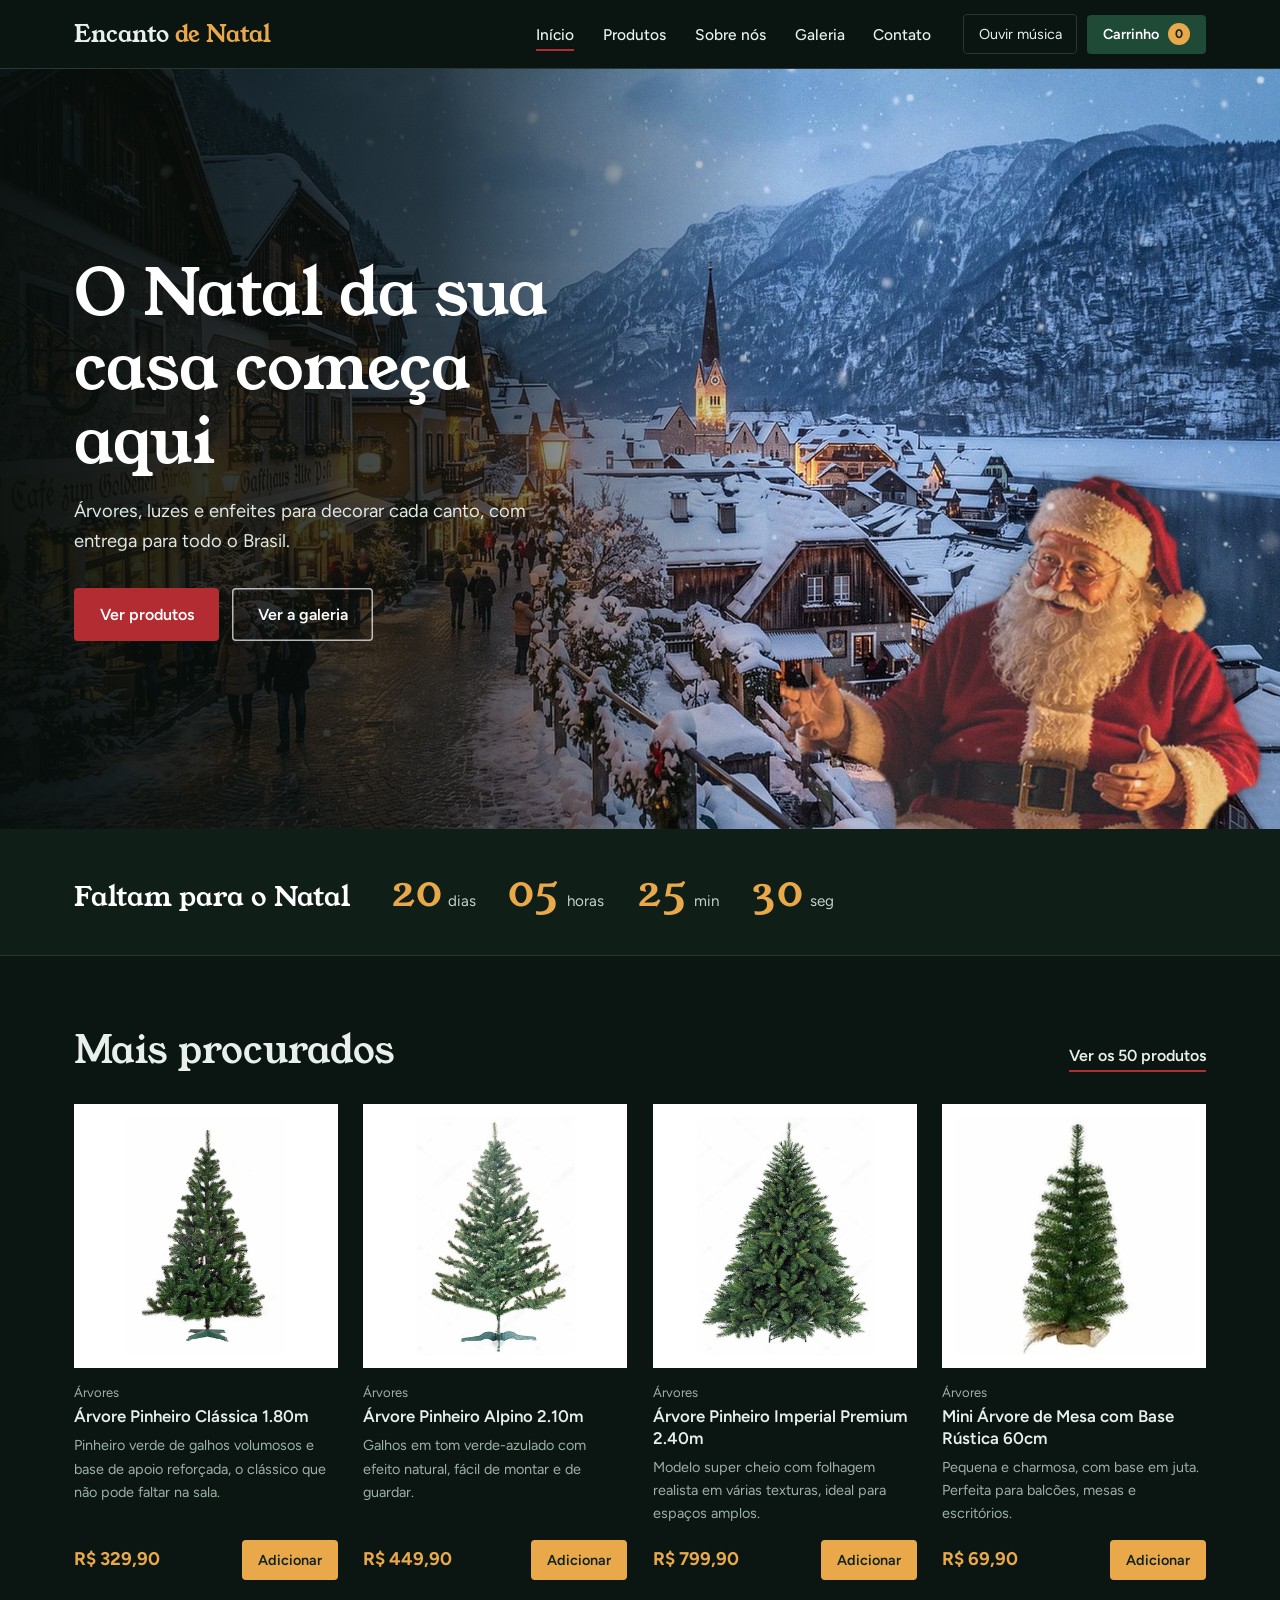
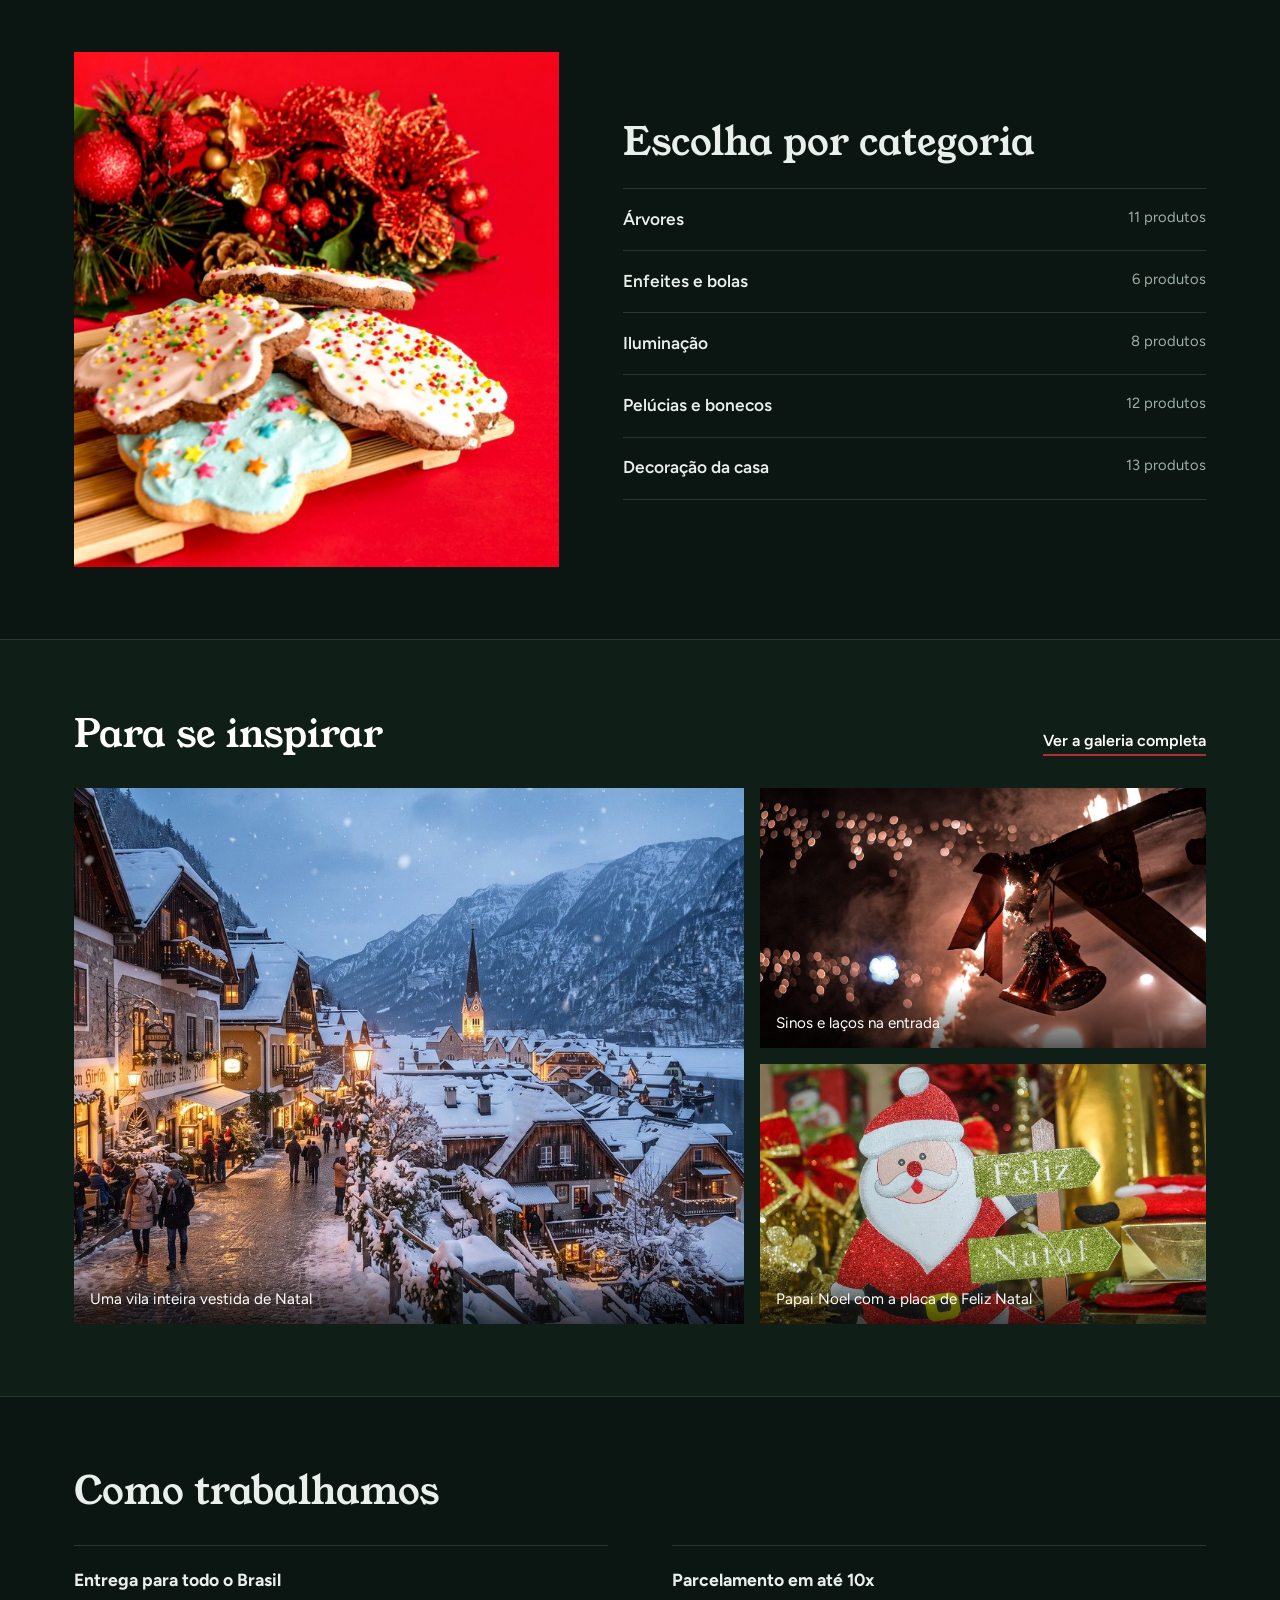
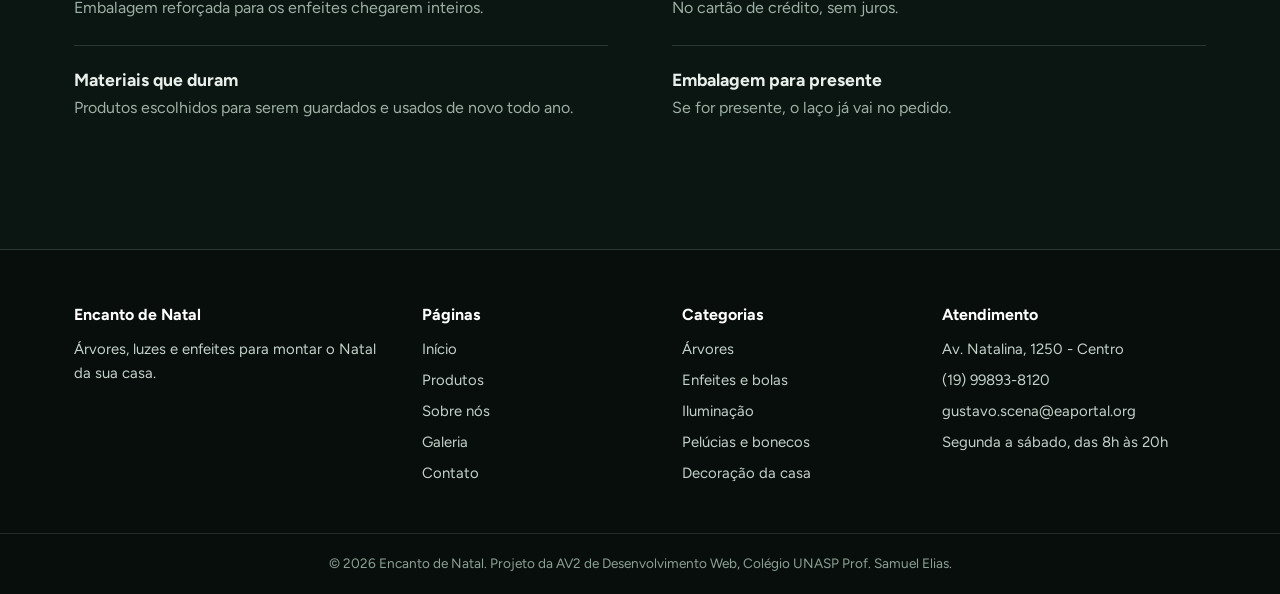
<file: index.html>
<!DOCTYPE html>
<html lang="pt-br">
<head>
  <meta charset="UTF-8">
  <meta name="viewport" content="width=device-width, initial-scale=1.0">
  <title>Encanto de Natal | Decoração de Natal</title>
  <link rel="preconnect" href="https://fonts.googleapis.com">
  <link rel="preconnect" href="https://fonts.gstatic.com" crossorigin>
  <link href="https://fonts.googleapis.com/css2?family=Figtree:wght@400;500;600;700&family=Young+Serif&display=swap" rel="stylesheet">
  <script>document.documentElement.classList.add('js')</script>
  <link rel="stylesheet" href="css/style.css">
</head>
<body>
  <header class="topo">
    <div class="topo-in">
      <a href="index.html" class="marca">Encanto <b>de Natal</b></a>
      <nav class="menu" id="nav-menu" aria-label="Principal"><ul><li><a href="index.html" class="ativo">Início</a></li><li><a href="produtos.html">Produtos</a></li><li><a href="sobre.html">Sobre nós</a></li><li><a href="galeria.html">Galeria</a></li><li><a href="contato.html">Contato</a></li></ul></nav>
      <div class="acoes">
        <button class="btn-texto" id="btn-musica-toggle">Ouvir música</button>
        <button class="btn-carrinho" id="btn-abrir-carrinho">Carrinho <span class="badge-carrinho" id="badge-carrinho-qtd">0</span></button>
        <button class="hamburger" id="btn-hamburguer" aria-label="Abrir menu" aria-expanded="false"><span></span><span></span><span></span></button>
      </div>
    </div>
  </header>

  <div class="carrinho-overlay" id="carrinho-overlay"></div>
  <aside class="modal-carrinho" id="modal-carrinho" aria-label="Carrinho">
    <div class="carrinho-header">
      <h2>Seu carrinho</h2>
      <button class="btn-fechar-carrinho" id="btn-fechar-carrinho" aria-label="Fechar carrinho">&times;</button>
    </div>
    <div class="carrinho-corpo" id="carrinho-itens-container"></div>
    <div class="carrinho-footer">
      <div class="carrinho-total-linha"><span>Total</span><span id="carrinho-valor-total">R$ 0,00</span></div>
      <button class="btn" onclick="alert('Obrigado! Este é um pedido de demonstração.')">Finalizar pedido</button>
    </div>
  </aside>

  <main>
    <section class="hero">
      <div class="hero-in">
        <h1>O Natal da sua casa começa aqui</h1>
        <p>Árvores, luzes e enfeites para decorar cada canto, com entrega para todo o Brasil.</p>
        <div class="hero-btns">
          <a href="produtos.html" class="btn">Ver produtos</a>
          <a href="galeria.html" class="btn btn-claro">Ver a galeria</a>
        </div>
      </div>
    </section>

    <section class="contagem" aria-label="Contagem regressiva para o Natal">
      <div class="contagem-in">
        <h2>Faltam para o Natal</h2>
        <div class="relogio">
          <div><strong id="cnt-dias">00</strong><span>dias</span></div>
          <div><strong id="cnt-horas">00</strong><span>horas</span></div>
          <div><strong id="cnt-minutos">00</strong><span>min</span></div>
          <div><strong id="cnt-segundos">00</strong><span>seg</span></div>
        </div>
      </div>
    </section>

    <section class="secao">
      <div class="wrap">
        <div class="secao-topo">
          <h2>Mais procurados</h2>
          <a href="produtos.html" class="link-seta">Ver os 50 produtos</a>
        </div>
        <div class="grid-produtos" id="grid-produtos-home"></div>
      </div>
    </section>

    <section class="secao" style="padding-top:0">
      <div class="wrap cats">
        <img src="img/galeria/biscoitos-natalinos.jpg" alt="Biscoitos decorados com glacê e confeitos ao lado de um arranjo vermelho de Natal" loading="lazy">
        <div>
          <h2>Escolha por categoria</h2>
          <ul>
            <li><a href="produtos.html?categoria=arvores">Árvores <span>11 produtos</span></a></li>
            <li><a href="produtos.html?categoria=enfeites">Enfeites e bolas <span>6 produtos</span></a></li>
            <li><a href="produtos.html?categoria=iluminacao">Iluminação <span>8 produtos</span></a></li>
            <li><a href="produtos.html?categoria=pelucias">Pelúcias e bonecos <span>12 produtos</span></a></li>
            <li><a href="produtos.html?categoria=decoracao">Decoração da casa <span>13 produtos</span></a></li>
          </ul>
        </div>
      </div>
    </section>

    <section class="secao inspira">
      <div class="wrap">
        <div class="secao-topo">
          <h2>Para se inspirar</h2>
          <a href="galeria.html" class="link-seta" style="color:#fff">Ver a galeria completa</a>
        </div>
        <div class="mosaico">
          <figure><img src="img/galeria/vila-nevada.jpg" alt="Rua de uma vila nevada ao entardecer, com casas iluminadas e montanhas ao fundo" loading="lazy"><figcaption>Uma vila inteira vestida de Natal</figcaption></figure>
          <figure><img src="img/galeria/sinos-natalinos.jpg" alt="Sinos vermelhos pendurados com laço, luzes desfocadas ao fundo" loading="lazy"><figcaption>Sinos e laços na entrada</figcaption></figure>
          <figure><img src="img/galeria/papai-noel-feliz-natal.jpg" alt="Enfeite de Papai Noel com placa Feliz Natal, entre laços dourados" loading="lazy"><figcaption>Papai Noel com a placa de Feliz Natal</figcaption></figure>
        </div>
      </div>
    </section>

    <section class="secao">
      <div class="wrap">
        <div class="secao-topo"><h2>Como trabalhamos</h2></div>
        <div class="compromissos">
          <div><h3>Entrega para todo o Brasil</h3><p>Embalagem reforçada para os enfeites chegarem inteiros.</p></div>
          <div><h3>Parcelamento em até 10x</h3><p>No cartão de crédito, sem juros.</p></div>
          <div><h3>Materiais que duram</h3><p>Produtos escolhidos para serem guardados e usados de novo todo ano.</p></div>
          <div><h3>Embalagem para presente</h3><p>Se for presente, o laço já vai no pedido.</p></div>
        </div>
      </div>
    </section>
  </main>

  <footer class="rodape">
    <div class="rodape-in">
      <div>
        <h3>Encanto de Natal</h3>
        <p>Árvores, luzes e enfeites para montar o Natal da sua casa.</p>
      </div>
      <div>
        <h3>Páginas</h3>
        <ul><li><a href="index.html">Início</a></li><li><a href="produtos.html">Produtos</a></li><li><a href="sobre.html">Sobre nós</a></li><li><a href="galeria.html">Galeria</a></li><li><a href="contato.html">Contato</a></li></ul>
      </div>
      <div>
        <h3>Categorias</h3>
        <ul>
          <li><a href="produtos.html?categoria=arvores">Árvores</a></li>
          <li><a href="produtos.html?categoria=enfeites">Enfeites e bolas</a></li>
          <li><a href="produtos.html?categoria=iluminacao">Iluminação</a></li>
          <li><a href="produtos.html?categoria=pelucias">Pelúcias e bonecos</a></li>
          <li><a href="produtos.html?categoria=decoracao">Decoração da casa</a></li>
        </ul>
      </div>
      <div>
        <h3>Atendimento</h3>
        <p>Av. Natalina, 1250 - Centro</p>
        <p>(19) 99893-8120</p>
        <p>gustavo.scena@eaportal.org</p>
        <p>Segunda a sábado, das 8h às 20h</p>
      </div>
    </div>
    <div class="rodape-fim">&copy; 2026 Encanto de Natal. Projeto da AV2 de Desenvolvimento Web, Colégio UNASP Prof. Samuel Elias.</div>
  </footer>

  <script src="js/produtos.js"></script>
  <script src="js/carrinho.js"></script>
  <script src="js/script.js"></script>
</body>
</html>
</file>
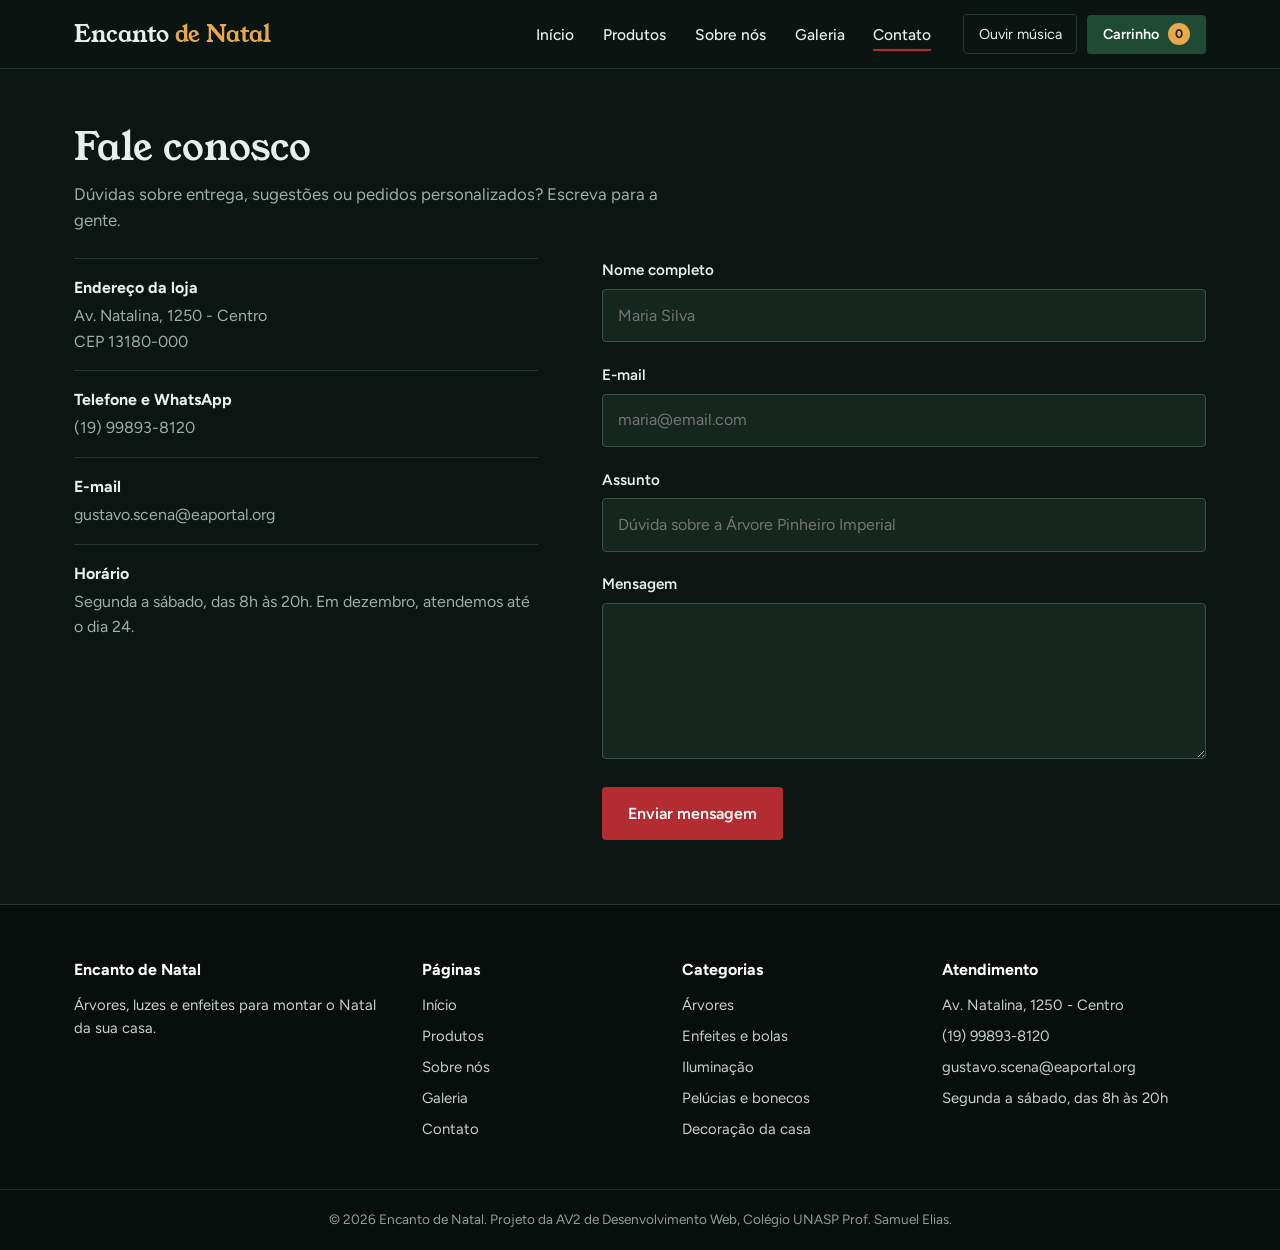
<file: contato.html>
<!DOCTYPE html>
<html lang="pt-br">
<head>
  <meta charset="UTF-8">
  <meta name="viewport" content="width=device-width, initial-scale=1.0">
  <title>Contato | Encanto de Natal</title>
  <link rel="preconnect" href="https://fonts.googleapis.com">
  <link rel="preconnect" href="https://fonts.gstatic.com" crossorigin>
  <link href="https://fonts.googleapis.com/css2?family=Figtree:wght@400;500;600;700&family=Young+Serif&display=swap" rel="stylesheet">
  <script>document.documentElement.classList.add('js')</script>
  <link rel="stylesheet" href="css/style.css">
</head>
<body>
  <header class="topo">
    <div class="topo-in">
      <a href="index.html" class="marca">Encanto <b>de Natal</b></a>
      <nav class="menu" id="nav-menu" aria-label="Principal"><ul><li><a href="index.html">Início</a></li><li><a href="produtos.html">Produtos</a></li><li><a href="sobre.html">Sobre nós</a></li><li><a href="galeria.html">Galeria</a></li><li><a href="contato.html" class="ativo">Contato</a></li></ul></nav>
      <div class="acoes">
        <button class="btn-texto" id="btn-musica-toggle">Ouvir música</button>
        <button class="btn-carrinho" id="btn-abrir-carrinho">Carrinho <span class="badge-carrinho" id="badge-carrinho-qtd">0</span></button>
        <button class="hamburger" id="btn-hamburguer" aria-label="Abrir menu" aria-expanded="false"><span></span><span></span><span></span></button>
      </div>
    </div>
  </header>

  <div class="carrinho-overlay" id="carrinho-overlay"></div>
  <aside class="modal-carrinho" id="modal-carrinho" aria-label="Carrinho">
    <div class="carrinho-header">
      <h2>Seu carrinho</h2>
      <button class="btn-fechar-carrinho" id="btn-fechar-carrinho" aria-label="Fechar carrinho">&times;</button>
    </div>
    <div class="carrinho-corpo" id="carrinho-itens-container"></div>
    <div class="carrinho-footer">
      <div class="carrinho-total-linha"><span>Total</span><span id="carrinho-valor-total">R$ 0,00</span></div>
      <button class="btn" onclick="alert('Obrigado! Este é um pedido de demonstração.')">Finalizar pedido</button>
    </div>
  </aside>

  <main>
    <section class="wrap">
      <div class="pagina-topo">
        <h1 class="pagina-titulo">Fale conosco</h1>
        <p>Dúvidas sobre entrega, sugestões ou pedidos personalizados? Escreva para a gente.</p>
      </div>
      <div class="contato">
        <dl>
          <div><dt>Endereço da loja</dt><dd>Av. Natalina, 1250 - Centro<br>CEP 13180-000</dd></div>
          <div><dt>Telefone e WhatsApp</dt><dd>(19) 99893-8120</dd></div>
          <div><dt>E-mail</dt><dd>gustavo.scena@eaportal.org</dd></div>
          <div><dt>Horário</dt><dd>Segunda a sábado, das 8h às 20h. Em dezembro, atendemos até o dia 24.</dd></div>
        </dl>
        <form id="form-contato" novalidate>
          <div class="form-grupo"><label for="input-nome" class="form-label">Nome completo</label><input type="text" id="input-nome" class="form-input" placeholder="Maria Silva"><span class="msg-erro" id="erro-nome"></span></div>
          <div class="form-grupo"><label for="input-email" class="form-label">E-mail</label><input type="email" id="input-email" class="form-input" placeholder="maria@email.com"><span class="msg-erro" id="erro-email"></span></div>
          <div class="form-grupo"><label for="input-assunto" class="form-label">Assunto</label><input type="text" id="input-assunto" class="form-input" placeholder="Dúvida sobre a Árvore Pinheiro Imperial"><span class="msg-erro" id="erro-assunto"></span></div>
          <div class="form-grupo"><label for="input-mensagem" class="form-label">Mensagem</label><textarea id="input-mensagem" class="form-textarea" rows="5"></textarea><span class="msg-erro" id="erro-mensagem"></span></div>
          <button type="submit" class="btn">Enviar mensagem</button>
          <div id="feedback-envio" class="mensagem-feedback" role="status"></div>
        </form>
      </div>
    </section>
  </main>

  <footer class="rodape">
    <div class="rodape-in">
      <div>
        <h3>Encanto de Natal</h3>
        <p>Árvores, luzes e enfeites para montar o Natal da sua casa.</p>
      </div>
      <div>
        <h3>Páginas</h3>
        <ul><li><a href="index.html">Início</a></li><li><a href="produtos.html">Produtos</a></li><li><a href="sobre.html">Sobre nós</a></li><li><a href="galeria.html">Galeria</a></li><li><a href="contato.html">Contato</a></li></ul>
      </div>
      <div>
        <h3>Categorias</h3>
        <ul>
          <li><a href="produtos.html?categoria=arvores">Árvores</a></li>
          <li><a href="produtos.html?categoria=enfeites">Enfeites e bolas</a></li>
          <li><a href="produtos.html?categoria=iluminacao">Iluminação</a></li>
          <li><a href="produtos.html?categoria=pelucias">Pelúcias e bonecos</a></li>
          <li><a href="produtos.html?categoria=decoracao">Decoração da casa</a></li>
        </ul>
      </div>
      <div>
        <h3>Atendimento</h3>
        <p>Av. Natalina, 1250 - Centro</p>
        <p>(19) 99893-8120</p>
        <p>gustavo.scena@eaportal.org</p>
        <p>Segunda a sábado, das 8h às 20h</p>
      </div>
    </div>
    <div class="rodape-fim">&copy; 2026 Encanto de Natal. Projeto da AV2 de Desenvolvimento Web, Colégio UNASP Prof. Samuel Elias.</div>
  </footer>

  <script src="js/produtos.js"></script>
  <script src="js/carrinho.js"></script>
  <script src="js/script.js"></script>
  <script src="js/contato.js"></script>
</body>
</html>
</file>
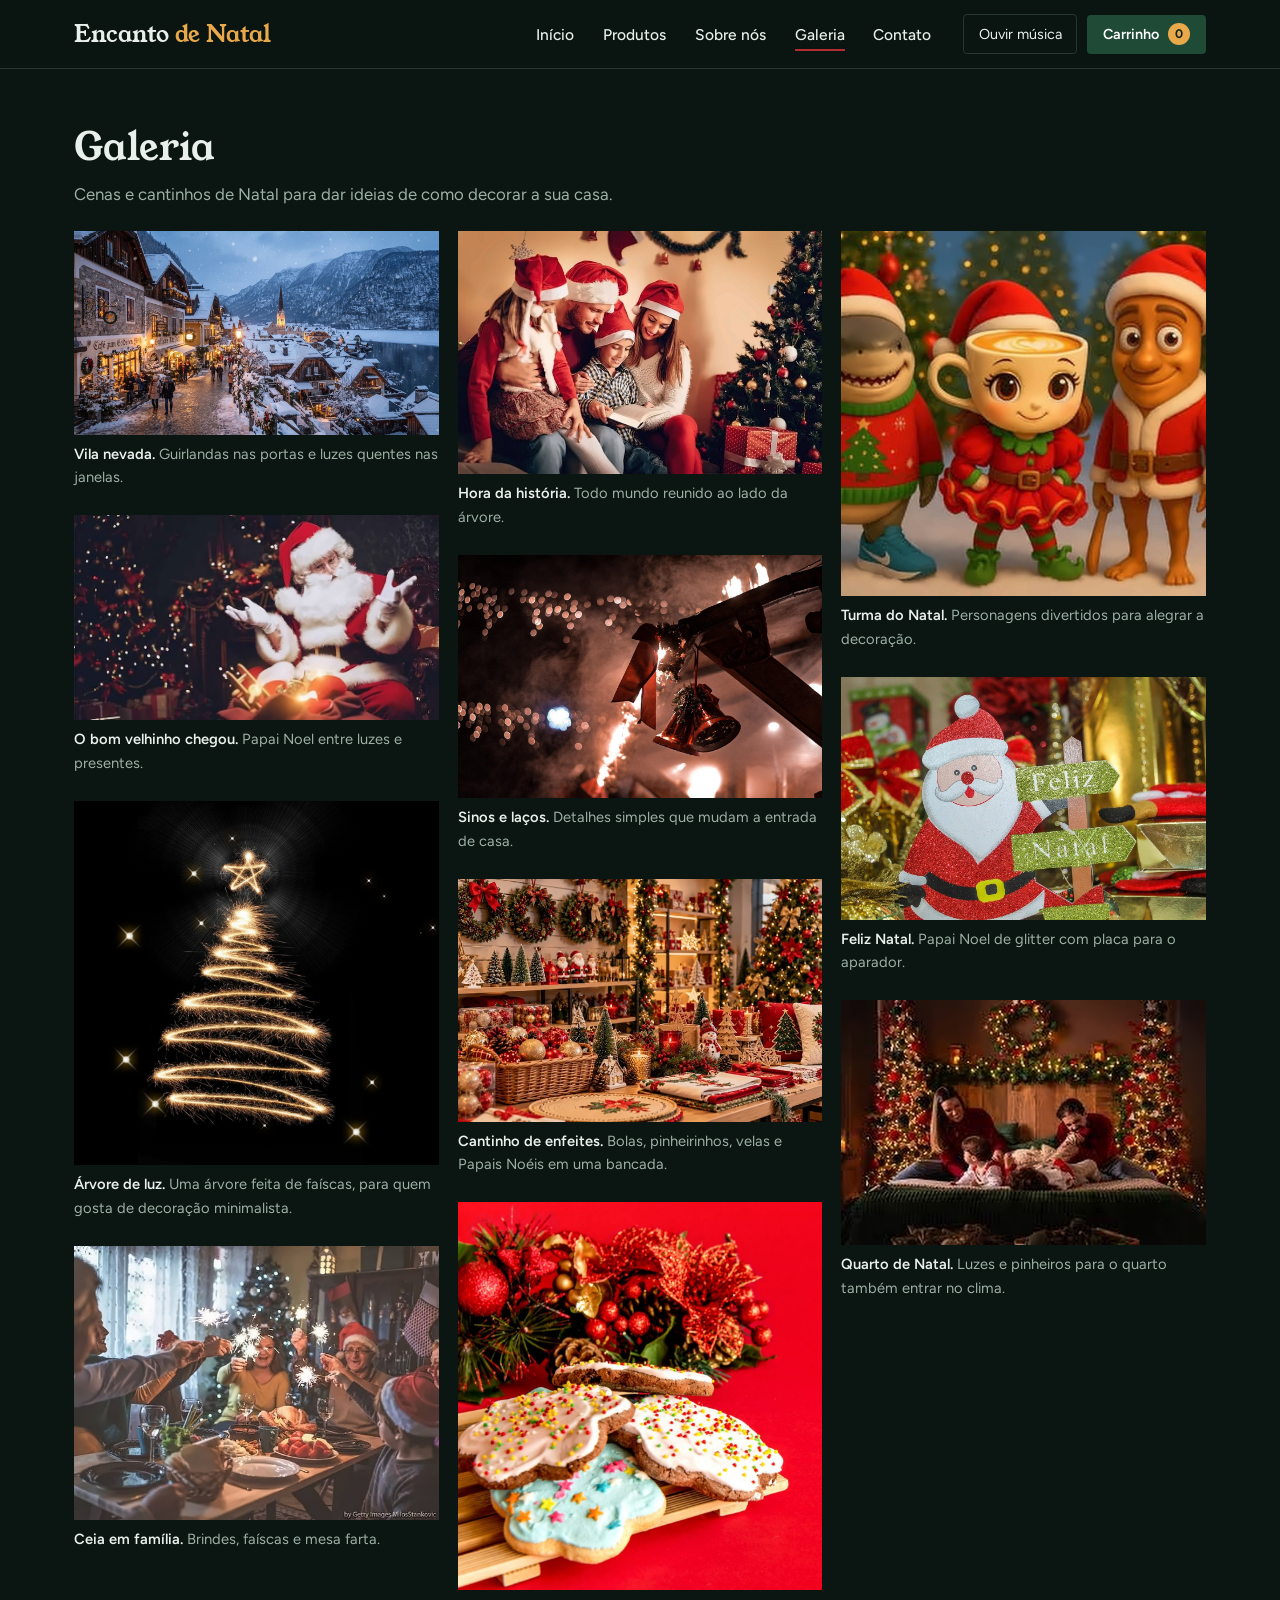
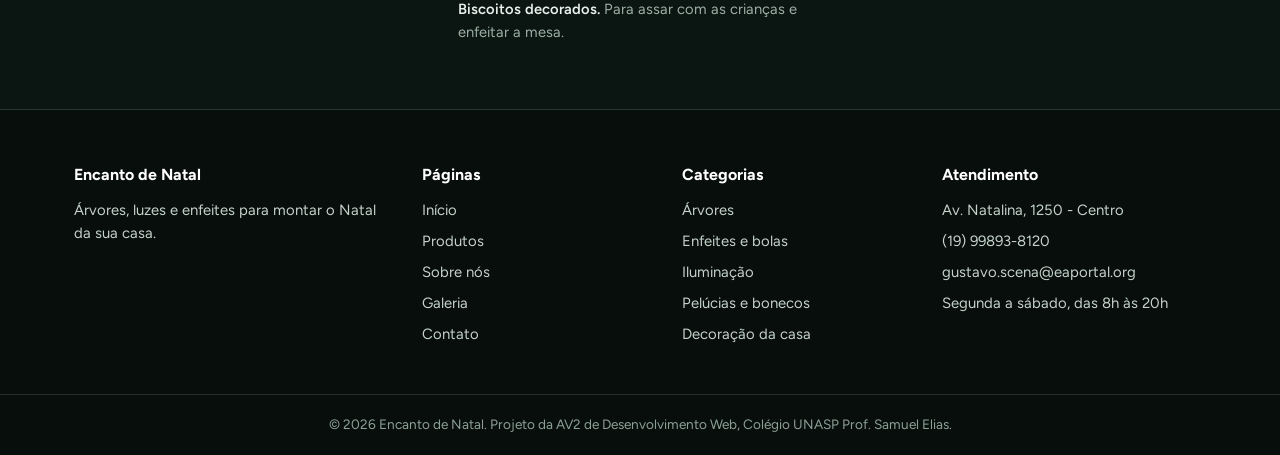
<file: galeria.html>
<!DOCTYPE html>
<html lang="pt-br">
<head>
  <meta charset="UTF-8">
  <meta name="viewport" content="width=device-width, initial-scale=1.0">
  <title>Galeria | Encanto de Natal</title>
  <link rel="preconnect" href="https://fonts.googleapis.com">
  <link rel="preconnect" href="https://fonts.gstatic.com" crossorigin>
  <link href="https://fonts.googleapis.com/css2?family=Figtree:wght@400;500;600;700&family=Young+Serif&display=swap" rel="stylesheet">
  <script>document.documentElement.classList.add('js')</script>
  <link rel="stylesheet" href="css/style.css">
</head>
<body>
  <header class="topo">
    <div class="topo-in">
      <a href="index.html" class="marca">Encanto <b>de Natal</b></a>
      <nav class="menu" id="nav-menu" aria-label="Principal"><ul><li><a href="index.html">Início</a></li><li><a href="produtos.html">Produtos</a></li><li><a href="sobre.html">Sobre nós</a></li><li><a href="galeria.html" class="ativo">Galeria</a></li><li><a href="contato.html">Contato</a></li></ul></nav>
      <div class="acoes">
        <button class="btn-texto" id="btn-musica-toggle">Ouvir música</button>
        <button class="btn-carrinho" id="btn-abrir-carrinho">Carrinho <span class="badge-carrinho" id="badge-carrinho-qtd">0</span></button>
        <button class="hamburger" id="btn-hamburguer" aria-label="Abrir menu" aria-expanded="false"><span></span><span></span><span></span></button>
      </div>
    </div>
  </header>

  <div class="carrinho-overlay" id="carrinho-overlay"></div>
  <aside class="modal-carrinho" id="modal-carrinho" aria-label="Carrinho">
    <div class="carrinho-header">
      <h2>Seu carrinho</h2>
      <button class="btn-fechar-carrinho" id="btn-fechar-carrinho" aria-label="Fechar carrinho">&times;</button>
    </div>
    <div class="carrinho-corpo" id="carrinho-itens-container"></div>
    <div class="carrinho-footer">
      <div class="carrinho-total-linha"><span>Total</span><span id="carrinho-valor-total">R$ 0,00</span></div>
      <button class="btn" onclick="alert('Obrigado! Este é um pedido de demonstração.')">Finalizar pedido</button>
    </div>
  </aside>

  <main>
    <section class="wrap">
      <div class="pagina-topo">
        <h1 class="pagina-titulo">Galeria</h1>
        <p>Cenas e cantinhos de Natal para dar ideias de como decorar a sua casa.</p>
      </div>
      <div class="galeria">
        <figure><img src="img/galeria/vila-nevada.jpg" alt="Rua de pedra de uma vila nevada com casas iluminadas e montanhas ao fundo" loading="lazy"><figcaption><b>Vila nevada.</b> Guirlandas nas portas e luzes quentes nas janelas.</figcaption></figure>
        <figure><img src="img/galeria/papai-noel.jpg" alt="Papai Noel sentado ao lado de uma árvore iluminada, cercado de presentes" loading="lazy"><figcaption><b>O bom velhinho chegou.</b> Papai Noel entre luzes e presentes.</figcaption></figure>
        <figure><img src="img/galeria/arvore-de-luz.jpg" alt="Árvore de Natal desenhada com faíscas douradas sobre fundo preto" loading="lazy"><figcaption><b>Árvore de luz.</b> Uma árvore feita de faíscas, para quem gosta de decoração minimalista.</figcaption></figure>
        <figure><img src="img/galeria/ceia-em-familia.jpg" alt="Família brindando com estrelinhas acesas em volta da mesa de Natal" loading="lazy"><figcaption><b>Ceia em família.</b> Brindes, faíscas e mesa farta.</figcaption></figure>
        <figure><img src="img/galeria/historia-de-natal.jpg" alt="Família com gorros de Papai Noel lendo um livro ao lado da árvore" loading="lazy"><figcaption><b>Hora da história.</b> Todo mundo reunido ao lado da árvore.</figcaption></figure>
        <figure><img src="img/galeria/sinos-natalinos.jpg" alt="Sinos vermelhos com laço pendurados em uma viga de madeira" loading="lazy"><figcaption><b>Sinos e laços.</b> Detalhes simples que mudam a entrada de casa.</figcaption></figure>
        <figure><img src="img/galeria/prateleira-decorada.jpg" alt="Prateleiras com guirlandas, bolas, velas e almofadas natalinas" loading="lazy"><figcaption><b>Cantinho de enfeites.</b> Bolas, pinheirinhos, velas e Papais Noéis em uma bancada.</figcaption></figure>
        <figure><img src="img/galeria/biscoitos-natalinos.jpg" alt="Biscoitos com glacê branco e azul e confeitos coloridos" loading="lazy"><figcaption><b>Biscoitos decorados.</b> Para assar com as crianças e enfeitar a mesa.</figcaption></figure>
        <figure><img src="img/galeria/personagens-natalinos.jpg" alt="Personagens natalinos com gorros de Papai Noel" loading="lazy"><figcaption><b>Turma do Natal.</b> Personagens divertidos para alegrar a decoração.</figcaption></figure>
        <figure><img src="img/galeria/papai-noel-feliz-natal.jpg" alt="Enfeite de Papai Noel com placa Feliz Natal em glitter" loading="lazy"><figcaption><b>Feliz Natal.</b> Papai Noel de glitter com placa para o aparador.</figcaption></figure>
        <figure><img src="img/galeria/quarto-natalino.jpg" alt="Família deitada em uma cama decorada com luzes e guirlandas de Natal" loading="lazy"><figcaption><b>Quarto de Natal.</b> Luzes e pinheiros para o quarto também entrar no clima.</figcaption></figure>
      </div>
    </section>
  </main>

  <footer class="rodape">
    <div class="rodape-in">
      <div>
        <h3>Encanto de Natal</h3>
        <p>Árvores, luzes e enfeites para montar o Natal da sua casa.</p>
      </div>
      <div>
        <h3>Páginas</h3>
        <ul><li><a href="index.html">Início</a></li><li><a href="produtos.html">Produtos</a></li><li><a href="sobre.html">Sobre nós</a></li><li><a href="galeria.html">Galeria</a></li><li><a href="contato.html">Contato</a></li></ul>
      </div>
      <div>
        <h3>Categorias</h3>
        <ul>
          <li><a href="produtos.html?categoria=arvores">Árvores</a></li>
          <li><a href="produtos.html?categoria=enfeites">Enfeites e bolas</a></li>
          <li><a href="produtos.html?categoria=iluminacao">Iluminação</a></li>
          <li><a href="produtos.html?categoria=pelucias">Pelúcias e bonecos</a></li>
          <li><a href="produtos.html?categoria=decoracao">Decoração da casa</a></li>
        </ul>
      </div>
      <div>
        <h3>Atendimento</h3>
        <p>Av. Natalina, 1250 - Centro</p>
        <p>(19) 99893-8120</p>
        <p>gustavo.scena@eaportal.org</p>
        <p>Segunda a sábado, das 8h às 20h</p>
      </div>
    </div>
    <div class="rodape-fim">&copy; 2026 Encanto de Natal. Projeto da AV2 de Desenvolvimento Web, Colégio UNASP Prof. Samuel Elias.</div>
  </footer>

  <script src="js/produtos.js"></script>
  <script src="js/carrinho.js"></script>
  <script src="js/script.js"></script>
</body>
</html>
</file>
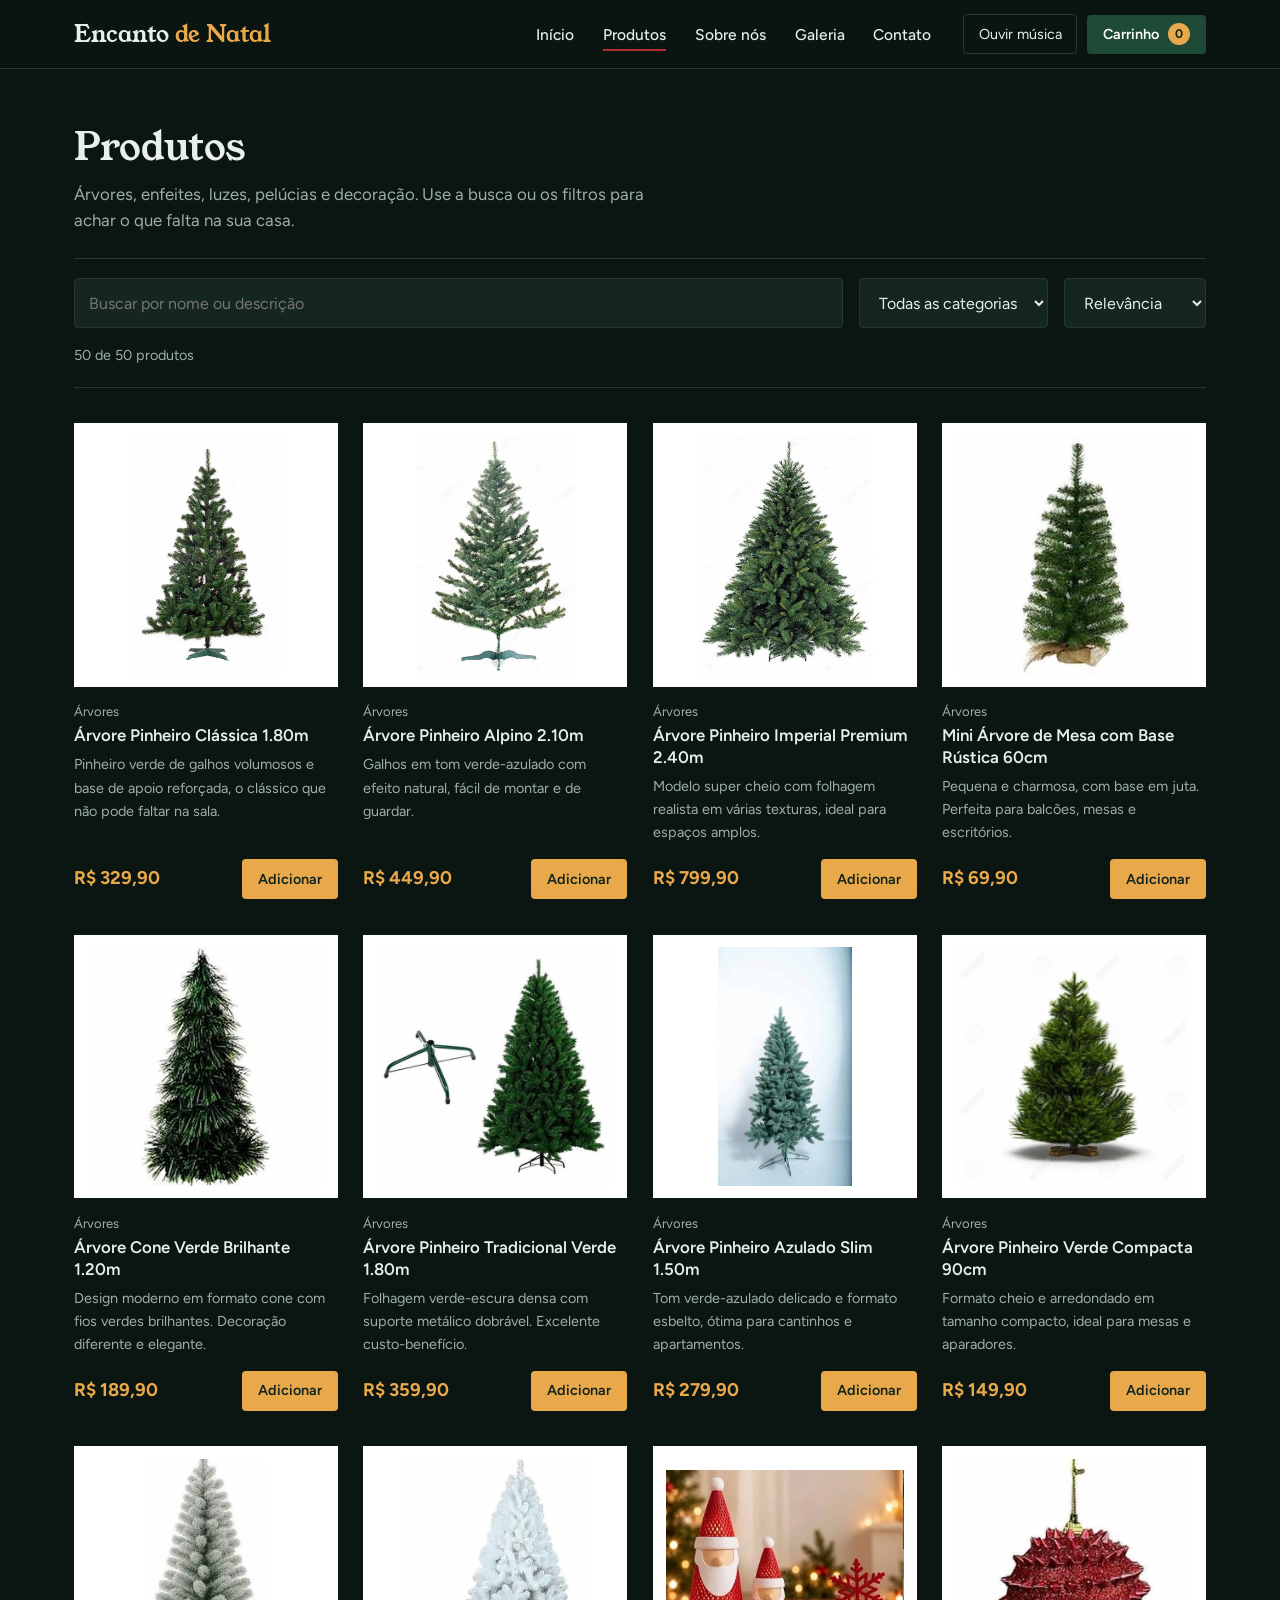
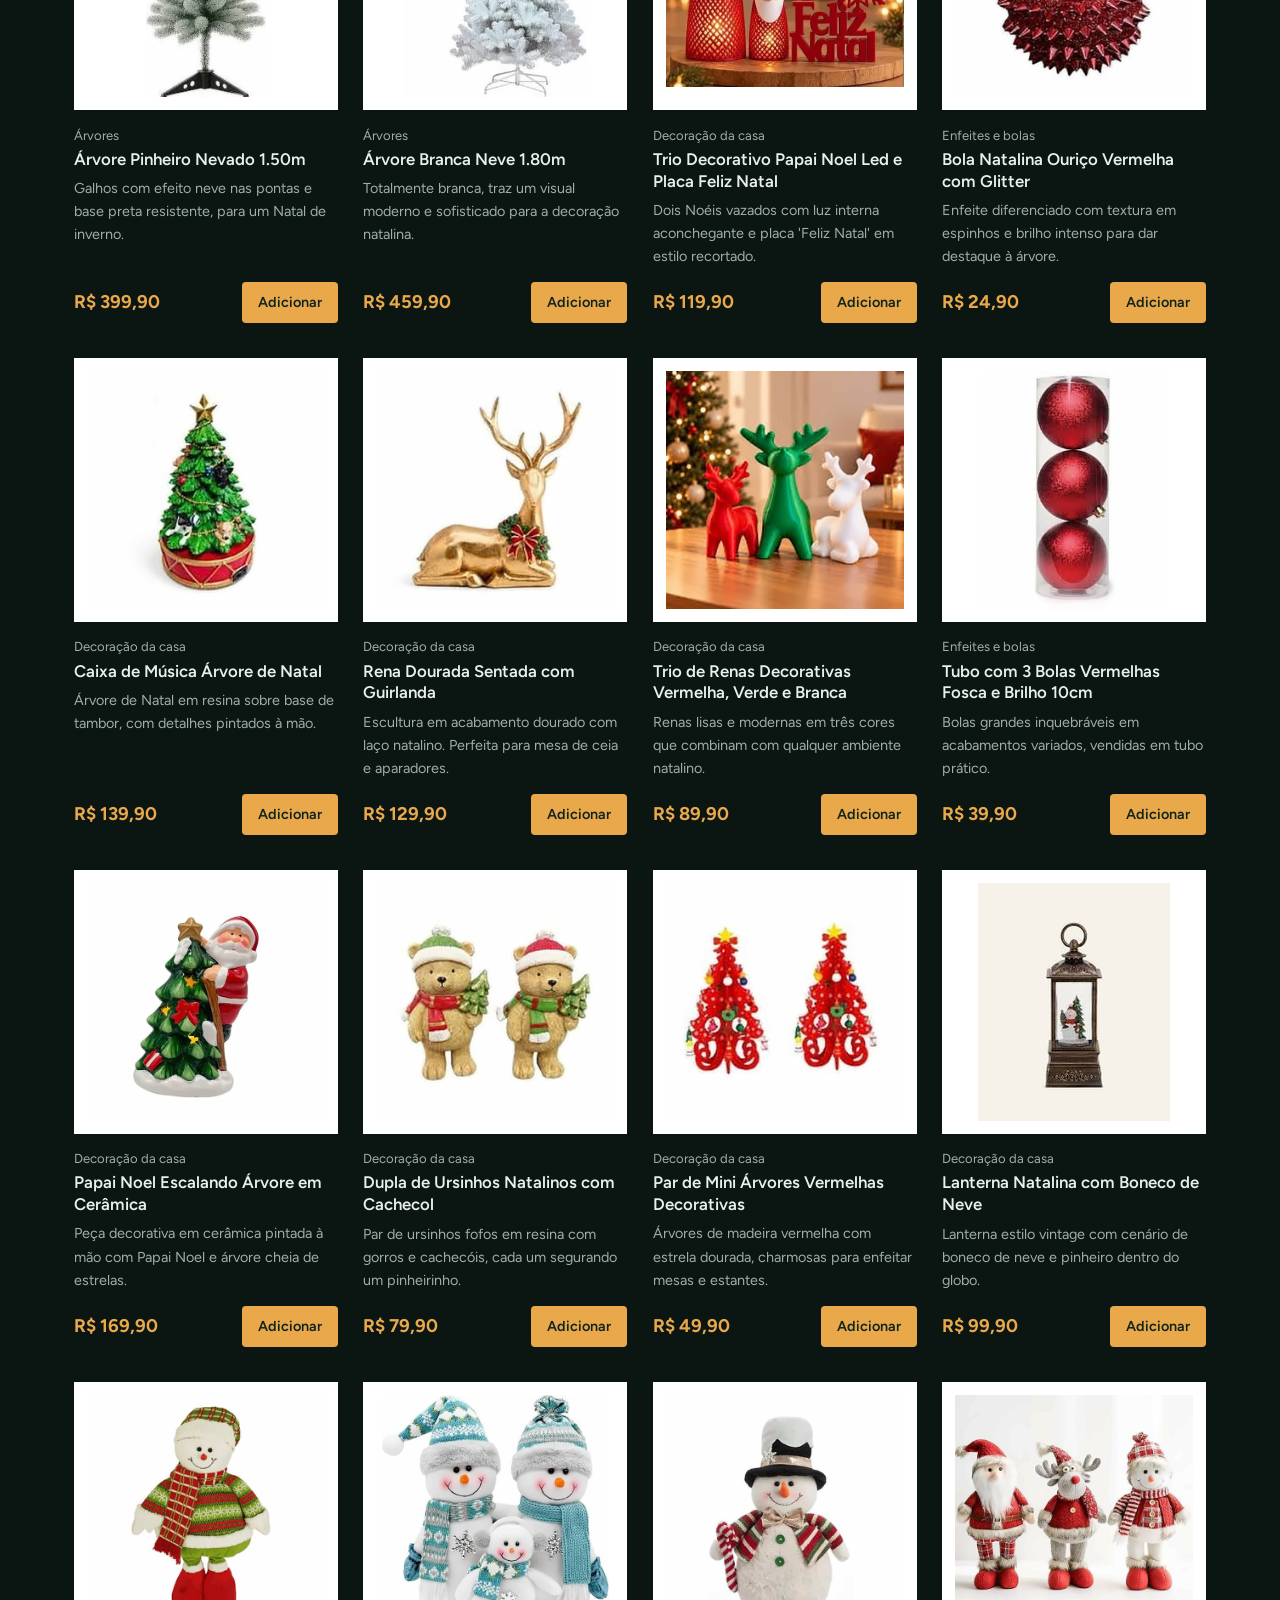
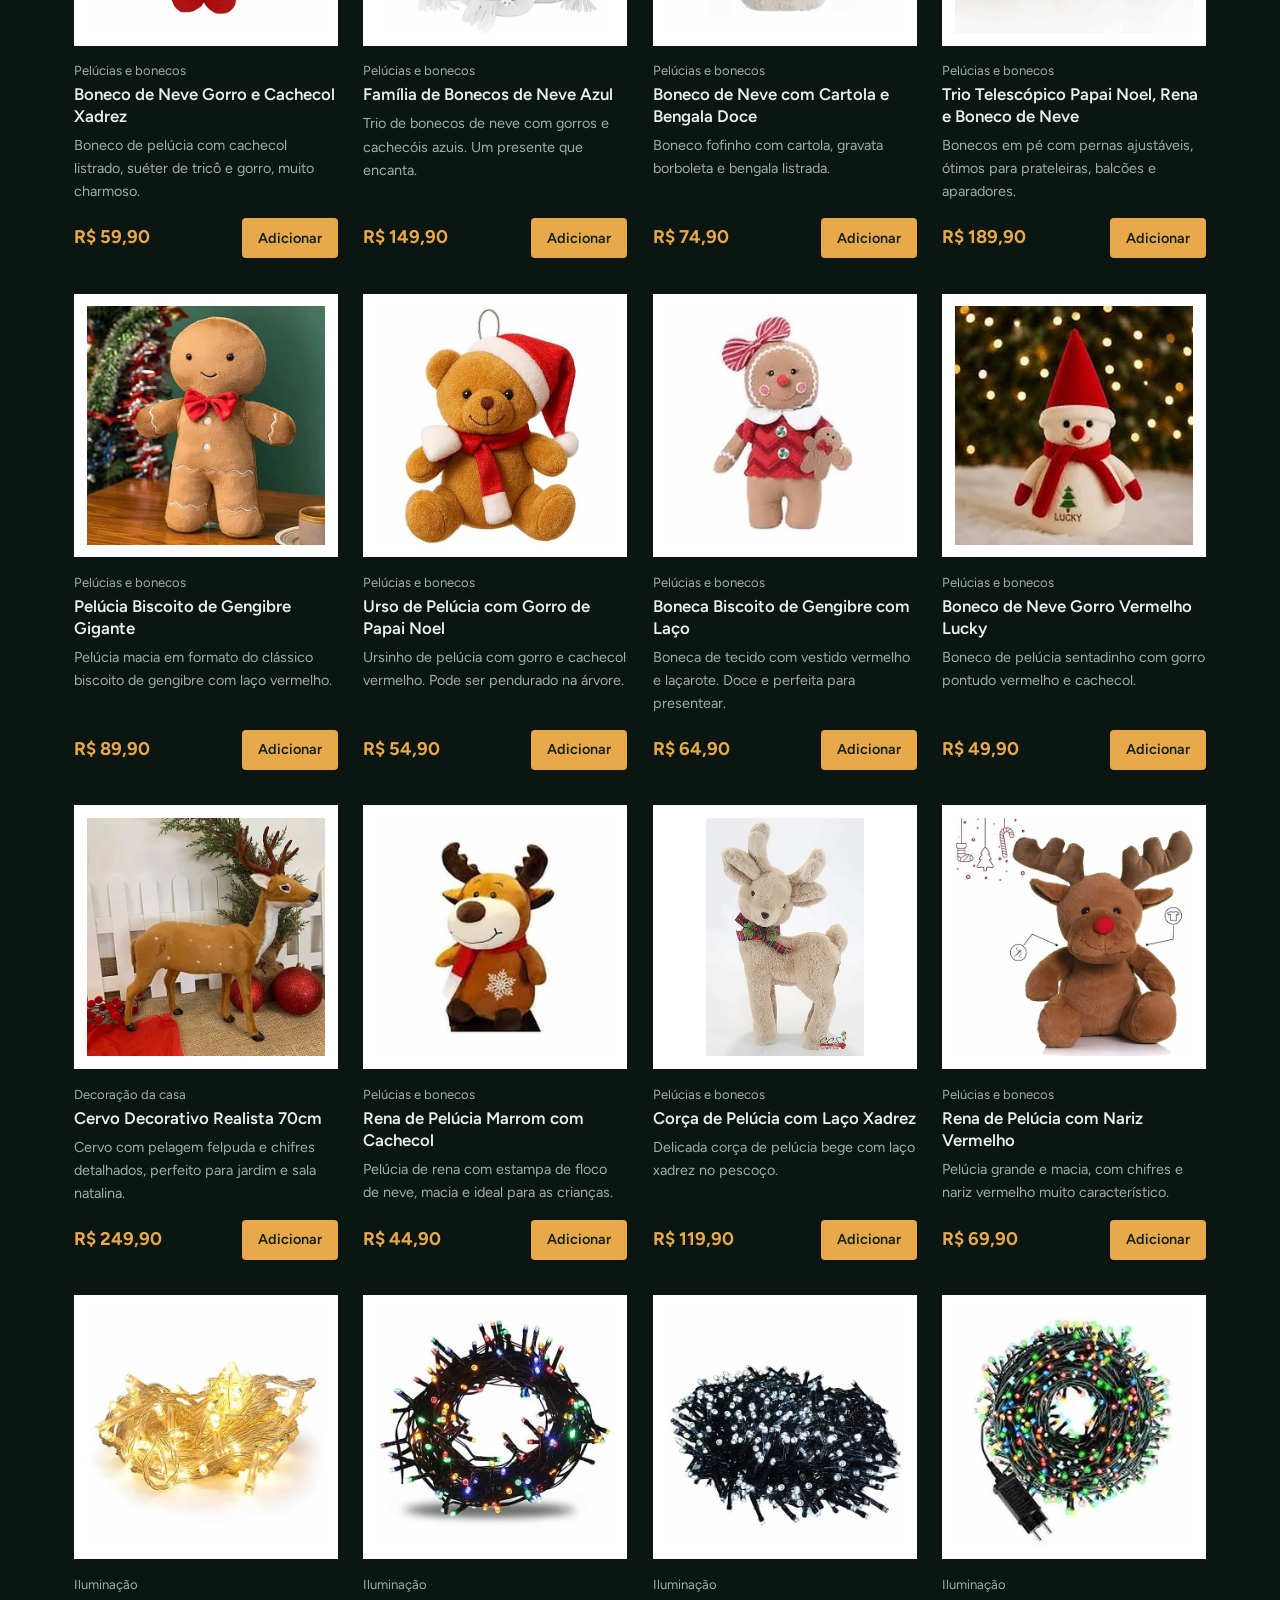
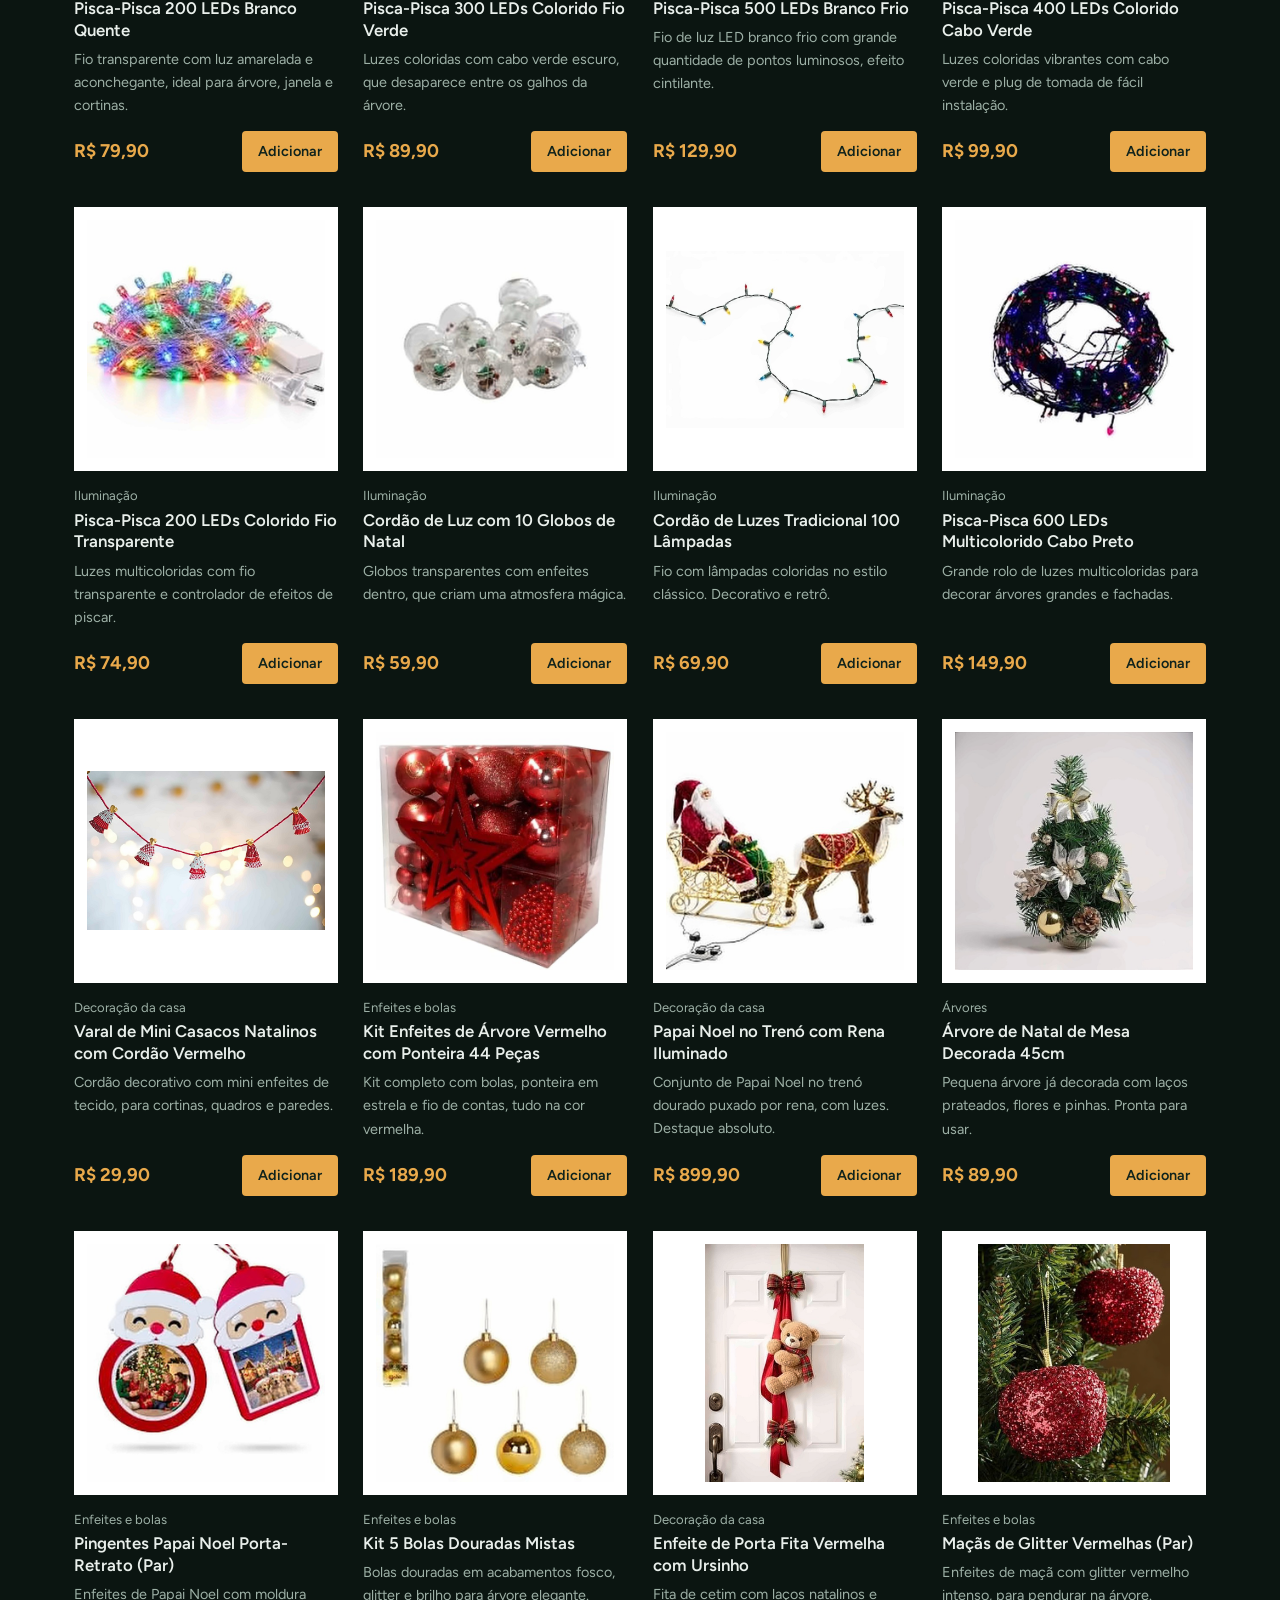
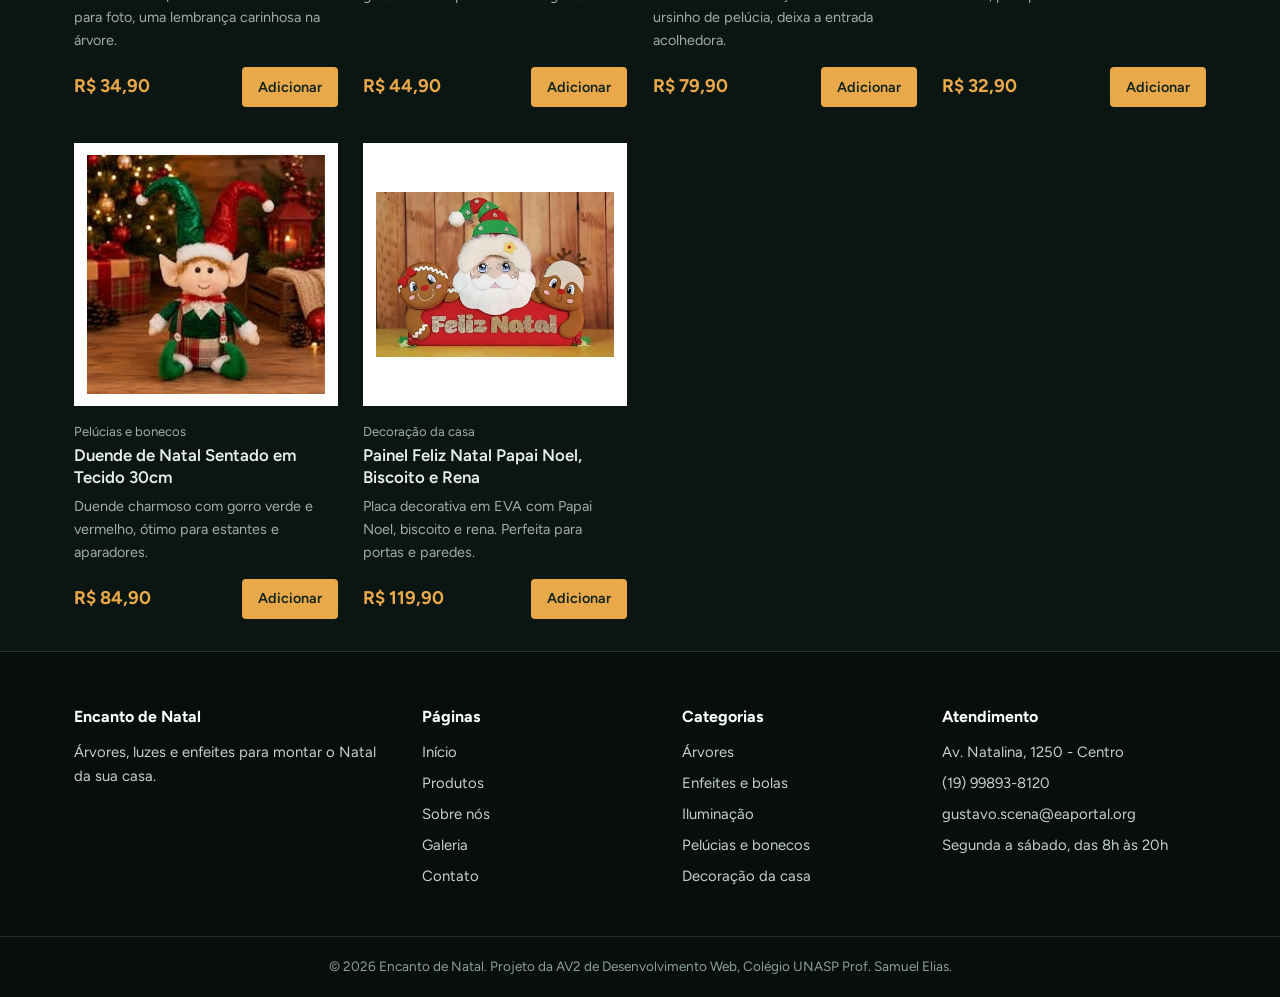
<file: produtos.html>
<!DOCTYPE html>
<html lang="pt-br">
<head>
  <meta charset="UTF-8">
  <meta name="viewport" content="width=device-width, initial-scale=1.0">
  <title>Produtos | Encanto de Natal</title>
  <link rel="preconnect" href="https://fonts.googleapis.com">
  <link rel="preconnect" href="https://fonts.gstatic.com" crossorigin>
  <link href="https://fonts.googleapis.com/css2?family=Figtree:wght@400;500;600;700&family=Young+Serif&display=swap" rel="stylesheet">
  <script>document.documentElement.classList.add('js')</script>
  <link rel="stylesheet" href="css/style.css">
</head>
<body>
  <header class="topo">
    <div class="topo-in">
      <a href="index.html" class="marca">Encanto <b>de Natal</b></a>
      <nav class="menu" id="nav-menu" aria-label="Principal"><ul><li><a href="index.html">Início</a></li><li><a href="produtos.html" class="ativo">Produtos</a></li><li><a href="sobre.html">Sobre nós</a></li><li><a href="galeria.html">Galeria</a></li><li><a href="contato.html">Contato</a></li></ul></nav>
      <div class="acoes">
        <button class="btn-texto" id="btn-musica-toggle">Ouvir música</button>
        <button class="btn-carrinho" id="btn-abrir-carrinho">Carrinho <span class="badge-carrinho" id="badge-carrinho-qtd">0</span></button>
        <button class="hamburger" id="btn-hamburguer" aria-label="Abrir menu" aria-expanded="false"><span></span><span></span><span></span></button>
      </div>
    </div>
  </header>

  <div class="carrinho-overlay" id="carrinho-overlay"></div>
  <aside class="modal-carrinho" id="modal-carrinho" aria-label="Carrinho">
    <div class="carrinho-header">
      <h2>Seu carrinho</h2>
      <button class="btn-fechar-carrinho" id="btn-fechar-carrinho" aria-label="Fechar carrinho">&times;</button>
    </div>
    <div class="carrinho-corpo" id="carrinho-itens-container"></div>
    <div class="carrinho-footer">
      <div class="carrinho-total-linha"><span>Total</span><span id="carrinho-valor-total">R$ 0,00</span></div>
      <button class="btn" onclick="alert('Obrigado! Este é um pedido de demonstração.')">Finalizar pedido</button>
    </div>
  </aside>

  <main>
 <section class="wrap">
      <div class="pagina-topo">
        <h1 class="pagina-titulo">Produtos</h1>
        <p>Árvores, enfeites, luzes, pelúcias e decoração. Use a busca ou os filtros para achar o que falta na sua casa.</p>
      </div>
      <div class="filtros">
        <input type="text" id="input-busca" placeholder="Buscar por nome ou descrição" aria-label="Buscar produtos">
        <select id="select-categoria" aria-label="Categoria">
          <option value="todas">Todas as categorias</option>
          <option value="arvores">Árvores</option>
          <option value="enfeites">Enfeites e bolas</option>
          <option value="iluminacao">Iluminação</option>
          <option value="pelucias">Pelúcias e bonecos</option>
          <option value="decoracao">Decoração da casa</option>
        </select>
        <select id="select-ordenacao" aria-label="Ordenar">
          <option value="padrao">Relevância</option>
          <option value="menor-preco">Menor preço</option>
          <option value="maior-preco">Maior preço</option>
          <option value="nome">Nome (A-Z)</option>
        </select>
        <div class="contador" id="contador-produtos"></div>
      </div>
      <div class="grid-produtos" id="grid-produtos-catalogo"></div>
    </section>
  </main>

  <footer class="rodape">
    <div class="rodape-in">
      <div>
        <h3>Encanto de Natal</h3>
        <p>Árvores, luzes e enfeites para montar o Natal da sua casa.</p>
      </div>
      <div>
        <h3>Páginas</h3>
        <ul><li><a href="index.html">Início</a></li><li><a href="produtos.html">Produtos</a></li><li><a href="sobre.html">Sobre nós</a></li><li><a href="galeria.html">Galeria</a></li><li><a href="contato.html">Contato</a></li></ul>
      </div>
      <div>
        <h3>Categorias</h3>
        <ul>
          <li><a href="produtos.html?categoria=arvores">Árvores</a></li>
          <li><a href="produtos.html?categoria=enfeites">Enfeites e bolas</a></li>
          <li><a href="produtos.html?categoria=iluminacao">Iluminação</a></li>
          <li><a href="produtos.html?categoria=pelucias">Pelúcias e bonecos</a></li>
          <li><a href="produtos.html?categoria=decoracao">Decoração da casa</a></li>
        </ul>
      </div>
      <div>
        <h3>Atendimento</h3>
        <p>Av. Natalina, 1250 - Centro</p>
        <p>(19) 99893-8120</p>
        <p>gustavo.scena@eaportal.org</p>
        <p>Segunda a sábado, das 8h às 20h</p>
      </div>
    </div>
    <div class="rodape-fim">&copy; 2026 Encanto de Natal. Projeto da AV2 de Desenvolvimento Web, Colégio UNASP Prof. Samuel Elias.</div>
  </footer>

  <script src="js/produtos.js"></script>
  <script src="js/carrinho.js"></script>
  <script src="js/script.js"></script>
</body>
</html>
</file>
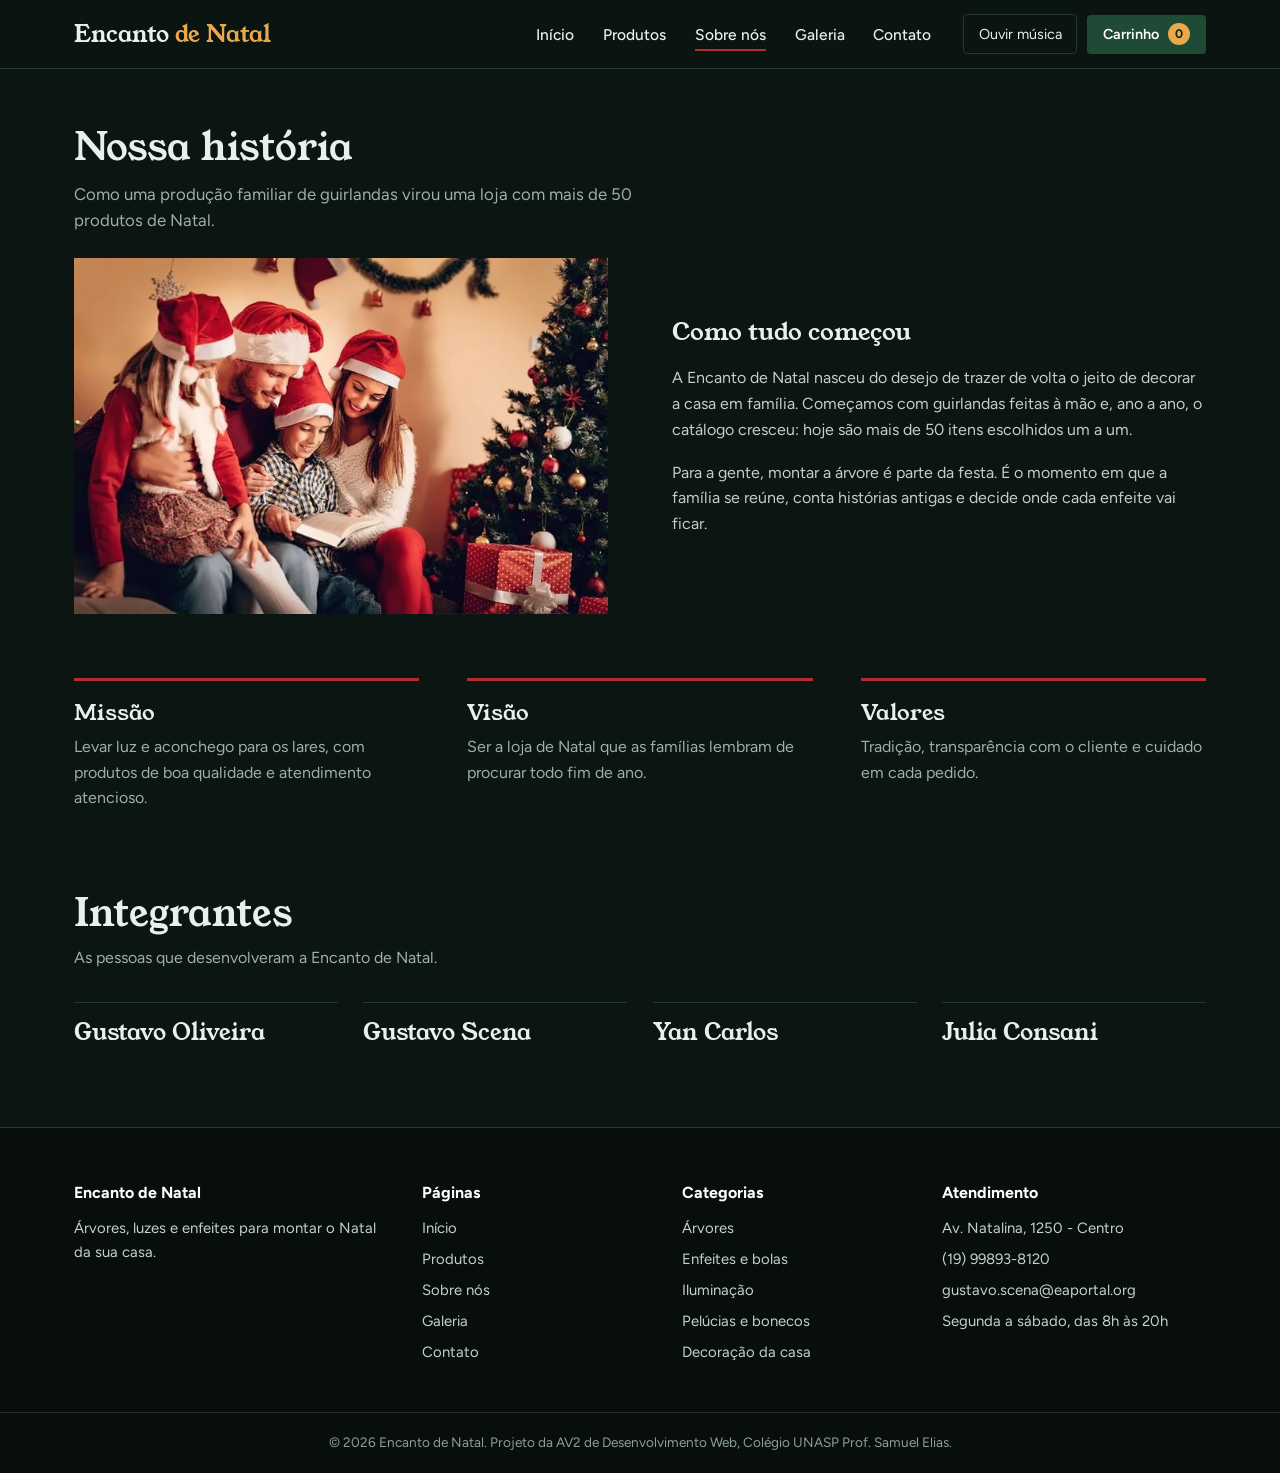
<file: sobre.html>
<!DOCTYPE html>
<html lang="pt-br">
<head>
  <meta charset="UTF-8">
  <meta name="viewport" content="width=device-width, initial-scale=1.0">
  <title>Sobre nós | Encanto de Natal</title>
  <link rel="preconnect" href="https://fonts.googleapis.com">
  <link rel="preconnect" href="https://fonts.gstatic.com" crossorigin>
  <link href="https://fonts.googleapis.com/css2?family=Figtree:wght@400;500;600;700&family=Young+Serif&display=swap" rel="stylesheet">
  <script>document.documentElement.classList.add('js')</script>
  <link rel="stylesheet" href="css/style.css">
</head>
<body>
  <header class="topo">
    <div class="topo-in">
      <a href="index.html" class="marca">Encanto <b>de Natal</b></a>
      <nav class="menu" id="nav-menu" aria-label="Principal"><ul><li><a href="index.html">Início</a></li><li><a href="produtos.html">Produtos</a></li><li><a href="sobre.html" class="ativo">Sobre nós</a></li><li><a href="galeria.html">Galeria</a></li><li><a href="contato.html">Contato</a></li></ul></nav>
      <div class="acoes">
        <button class="btn-texto" id="btn-musica-toggle">Ouvir música</button>
        <button class="btn-carrinho" id="btn-abrir-carrinho">Carrinho <span class="badge-carrinho" id="badge-carrinho-qtd">0</span></button>
        <button class="hamburger" id="btn-hamburguer" aria-label="Abrir menu" aria-expanded="false"><span></span><span></span><span></span></button>
      </div>
    </div>
  </header>

  <div class="carrinho-overlay" id="carrinho-overlay"></div>
  <aside class="modal-carrinho" id="modal-carrinho" aria-label="Carrinho">
    <div class="carrinho-header">
      <h2>Seu carrinho</h2>
      <button class="btn-fechar-carrinho" id="btn-fechar-carrinho" aria-label="Fechar carrinho">&times;</button>
    </div>
    <div class="carrinho-corpo" id="carrinho-itens-container"></div>
    <div class="carrinho-footer">
      <div class="carrinho-total-linha"><span>Total</span><span id="carrinho-valor-total">R$ 0,00</span></div>
      <button class="btn" onclick="alert('Obrigado! Este é um pedido de demonstração.')">Finalizar pedido</button>
    </div>
  </aside>

  <main>
    <section class="wrap">
      <div class="pagina-topo">
        <h1 class="pagina-titulo">Nossa história</h1>
        <p>Como uma produção familiar de guirlandas virou uma loja com mais de 50 produtos de Natal.</p>
      </div>
      <div class="sobre">
        <img src="img/galeria/historia-de-natal.jpg" alt="Família com gorros de Papai Noel lendo um livro ao lado da árvore de Natal">
        <div>
          <h2>Como tudo começou</h2>
          <p>A Encanto de Natal nasceu do desejo de trazer de volta o jeito de decorar a casa em família. Começamos com guirlandas feitas à mão e, ano a ano, o catálogo cresceu: hoje são mais de 50 itens escolhidos um a um.</p>
          <p>Para a gente, montar a árvore é parte da festa. É o momento em que a família se reúne, conta histórias antigas e decide onde cada enfeite vai ficar.</p>
        </div>
      </div>
      <div class="pilares">
        <div><h3>Missão</h3><p>Levar luz e aconchego para os lares, com produtos de boa qualidade e atendimento atencioso.</p></div>
        <div><h3>Visão</h3><p>Ser a loja de Natal que as famílias lembram de procurar todo fim de ano.</p></div>
        <div><h3>Valores</h3><p>Tradição, transparência com o cliente e cuidado em cada pedido.</p></div>
      </div>
      <div class="equipe-bloco">
        <h2 class="pagina-titulo">Integrantes</h2>
        <p class="equipe-intro">As pessoas que desenvolveram a Encanto de Natal.</p>
        <ul class="equipe">
          <li>Gustavo Oliveira</li>
          <li>Gustavo Scena</li>
          <li>Yan Carlos</li>
          <li>Julia Consani</li>
        </ul>
      </div>
    </section>
  </main>

  <footer class="rodape">
    <div class="rodape-in">
      <div>
        <h3>Encanto de Natal</h3>
        <p>Árvores, luzes e enfeites para montar o Natal da sua casa.</p>
      </div>
      <div>
        <h3>Páginas</h3>
        <ul><li><a href="index.html">Início</a></li><li><a href="produtos.html">Produtos</a></li><li><a href="sobre.html">Sobre nós</a></li><li><a href="galeria.html">Galeria</a></li><li><a href="contato.html">Contato</a></li></ul>
      </div>
      <div>
        <h3>Categorias</h3>
        <ul>
          <li><a href="produtos.html?categoria=arvores">Árvores</a></li>
          <li><a href="produtos.html?categoria=enfeites">Enfeites e bolas</a></li>
          <li><a href="produtos.html?categoria=iluminacao">Iluminação</a></li>
          <li><a href="produtos.html?categoria=pelucias">Pelúcias e bonecos</a></li>
          <li><a href="produtos.html?categoria=decoracao">Decoração da casa</a></li>
        </ul>
      </div>
      <div>
        <h3>Atendimento</h3>
        <p>Av. Natalina, 1250 - Centro</p>
        <p>(19) 99893-8120</p>
        <p>gustavo.scena@eaportal.org</p>
        <p>Segunda a sábado, das 8h às 20h</p>
      </div>
    </div>
    <div class="rodape-fim">&copy; 2026 Encanto de Natal. Projeto da AV2 de Desenvolvimento Web, Colégio UNASP Prof. Samuel Elias.</div>
  </footer>

  <script src="js/produtos.js"></script>
  <script src="js/carrinho.js"></script>
  <script src="js/script.js"></script>
</body>
</html>
</file>
<file: css/style.css>
/* Encanto de Natal — v10 */
:root{
  --noite:#070e0b;
  --pinho:#1f4a36;
  --neve:#0b1511;
  --fundo2:#101e18;
  --superficie:#15261f;
  --branco:#fff;
  --tijolo:#b22c32;
  --tijolo-escuro:#92222a;
  --lampiao:#e9a94b;
  --tinta:#e9efeb;
  --texto:#e9efeb;
  --suave:#9db0a6;
  --linha:#26382f;
  --serif:'Young Serif',Georgia,serif;
  --sans:'Figtree','Segoe UI',system-ui,sans-serif;
  --larg:1180px;
}
*{margin:0;padding:0;box-sizing:border-box}
html{scroll-behavior:smooth;color-scheme:dark}
body{font-family:var(--sans);background:var(--neve);color:var(--tinta);line-height:1.6;font-size:1rem;-webkit-font-smoothing:antialiased}
img{max-width:100%;height:auto;display:block}
a{color:inherit;text-decoration:none}
ul{list-style:none}
button,input,select,textarea{font:inherit}
:focus-visible{outline:3px solid var(--lampiao);outline-offset:2px}
h1,h2,h3{font-family:var(--serif);font-weight:400;line-height:1.15}
.wrap{max-width:var(--larg);margin:0 auto;padding:0 1.5rem}

/* Cabeçalho */
.topo{background:rgba(11,21,17,.96);backdrop-filter:blur(6px);border-bottom:1px solid var(--linha);position:sticky;top:0;z-index:50}
.topo-in{max-width:var(--larg);margin:0 auto;padding:.9rem 1.5rem;display:flex;align-items:center;gap:2rem}
.marca{font-family:var(--serif);font-size:1.45rem;color:var(--texto);white-space:nowrap}
.marca b{font-weight:400;color:var(--lampiao)}
.menu{margin-left:auto}
.menu ul{display:flex;gap:1.8rem}
.menu a{font-weight:500;font-size:.97rem;padding:.35rem 0;border-bottom:2px solid transparent;white-space:nowrap}
.menu a:hover{border-color:var(--linha)}
.menu a.ativo{border-color:var(--tijolo)}
.acoes{display:flex;align-items:center;gap:.6rem}
.btn-texto{background:none;border:1px solid var(--linha);color:var(--tinta);padding:.45rem .9rem;border-radius:4px;cursor:pointer;font-size:.9rem;white-space:nowrap}
.btn-texto:hover{border-color:var(--suave)}
.btn-texto.tocando{background:var(--lampiao);color:#10231c;border-color:var(--lampiao)}
.btn-carrinho{background:var(--pinho);color:var(--branco);border:0;padding:.5rem 1rem;border-radius:4px;cursor:pointer;font-size:.9rem;font-weight:600;display:flex;gap:.55rem;align-items:center}
.btn-carrinho:hover{background:#2a5f47}
.badge-carrinho{background:var(--lampiao);color:#10231c;min-width:1.4rem;height:1.4rem;border-radius:99px;display:grid;place-items:center;font-size:.78rem;font-weight:700;padding:0 .35rem}
.hamburger{display:none;background:none;border:1px solid var(--linha);width:2.4rem;height:2.4rem;border-radius:4px;cursor:pointer;flex-direction:column;justify-content:center;align-items:center;gap:4px}
.hamburger span{width:18px;height:2px;background:var(--tinta)}

/* Botões */
.btn{display:inline-block;background:var(--tijolo);color:var(--branco);padding:.85rem 1.6rem;border-radius:4px;font-weight:600;border:0;cursor:pointer;transition:background .2s}
.btn:hover{background:var(--tijolo-escuro)}
.btn-claro{background:transparent;color:var(--branco);box-shadow:inset 0 0 0 1.5px rgba(255,255,255,.7)}
.btn-claro:hover{background:rgba(255,255,255,.14)}

.link-seta{font-weight:600;border-bottom:2px solid var(--tijolo);padding-bottom:1px}
.link-seta:hover{color:var(--lampiao)}

/* Hero */
.hero{position:relative;min-height:min(86vh,760px);display:flex;align-items:center;background:var(--noite) url('../img/hero-vila-natal.jpg') 75% bottom/cover no-repeat;color:var(--branco)}
.hero::before{content:"";position:absolute;inset:0;background:linear-gradient(90deg,rgba(7,14,11,.94) 0%,rgba(7,14,11,.72) 34%,rgba(7,14,11,0) 62%)}
.hero-in{position:relative;max-width:var(--larg);margin:0 auto;padding:4rem 1.5rem;width:100%}
.hero h1{font-size:clamp(2.3rem,5vw,4rem);max-width:13ch;margin-bottom:1.2rem}
.hero p{font-size:1.15rem;max-width:30rem;color:#dfe8e3;margin-bottom:2rem}
.hero-btns{display:flex;gap:.8rem;flex-wrap:wrap}
.hero h1,.hero p,.hero-btns{animation:entra .9s ease-out both}
.hero p{animation-delay:.12s}.hero-btns{animation-delay:.24s}
@keyframes entra{from{opacity:0;transform:translateY(14px)}to{opacity:1;transform:none}}

/* Contagem */
.contagem{background:var(--fundo2);color:var(--branco);border-bottom:1px solid var(--linha)}
.contagem-in{max-width:var(--larg);margin:0 auto;padding:2.6rem 1.5rem;display:flex;align-items:baseline;gap:2.5rem;flex-wrap:wrap}
.contagem h2{font-size:1.7rem}
.relogio{display:flex;gap:2rem}
.relogio div{display:flex;align-items:baseline;gap:.4rem}
.relogio strong{font-family:var(--serif);font-weight:400;font-size:2.6rem;color:var(--lampiao);font-variant-numeric:tabular-nums;line-height:1}
.relogio span{color:#c5d2cb;font-size:.95rem}

/* Seções */
.secao{padding:4.5rem 0}
.secao-topo{display:flex;justify-content:space-between;align-items:end;gap:1rem;margin-bottom:2rem;flex-wrap:wrap}
.secao h2,.pagina-titulo{font-size:clamp(1.8rem,3vw,2.5rem);color:var(--texto)}
.pagina-topo{padding:3.5rem 0 1.5rem}
.pagina-topo p{color:var(--suave);max-width:38rem;margin-top:.7rem;font-size:1.05rem}

/* Produtos */
.grid-produtos{display:grid;grid-template-columns:repeat(auto-fill,minmax(250px,1fr));gap:2.2rem 1.6rem}
.card-produto{display:flex;flex-direction:column}
.card-imagem-wrapper{background:var(--branco);aspect-ratio:1/1;overflow:hidden}
.card-imagem{width:100%;height:100%;object-fit:contain;padding:.8rem}
.card-categoria{font-size:.82rem;color:var(--suave);margin-top:.9rem}
.card-titulo{font-family:var(--sans);font-weight:600;font-size:1.05rem;line-height:1.3;margin:.2rem 0 .4rem}
.card-descricao{font-size:.9rem;color:var(--suave);flex-grow:1;margin-bottom:.9rem}
.card-rodape{display:flex;justify-content:space-between;align-items:center;gap:.8rem}
.card-preco{font-weight:700;font-size:1.15rem;color:var(--lampiao)}
.btn-add{background:var(--lampiao);color:#10231c;border:0;padding:.55rem 1rem;border-radius:4px;cursor:pointer;font-weight:600;font-size:.9rem}
.btn-add:hover{background:#fff}

.filtros{display:flex;flex-wrap:wrap;gap:1rem;padding:1.2rem 0;border-top:1px solid var(--linha);border-bottom:1px solid var(--linha);margin-bottom:2.2rem}
.filtros input,.filtros select{padding:.7rem .9rem;border:1px solid var(--linha);border-radius:4px;background:var(--superficie);color:var(--texto)}
.filtros input{flex:1;min-width:230px}
.contador{width:100%;font-size:.9rem;color:var(--suave)}
.vazio{grid-column:1/-1;padding:3rem 0}
.vazio h3{font-size:1.5rem;margin-bottom:.4rem}

/* Categorias */
.cats{display:grid;grid-template-columns:5fr 6fr;gap:4rem;align-items:center}
.cats img{width:100%;aspect-ratio:1/1.06;object-fit:cover}
.cats ul{margin-top:1.5rem;border-top:1px solid var(--linha)}
.cats li a{display:flex;justify-content:space-between;padding:1.05rem 0;border-bottom:1px solid var(--linha);font-weight:600;font-size:1.08rem}
.cats li a span{font-weight:400;color:var(--suave);font-size:.92rem}
.cats li a:hover{color:var(--lampiao)}

/* Inspiração */
.inspira{background:var(--fundo2);color:var(--branco);border-top:1px solid var(--linha);border-bottom:1px solid var(--linha)}
.inspira h2{color:var(--branco)}
.mosaico{display:grid;grid-template-columns:1.5fr 1fr;grid-template-rows:260px 260px;gap:1rem}
.mosaico figure{position:relative;overflow:hidden}
.mosaico figure:first-child{grid-row:span 2}
.mosaico img{width:100%;height:100%;object-fit:cover}
.mosaico figcaption{position:absolute;left:0;bottom:0;right:0;padding:1.4rem 1rem .8rem;background:linear-gradient(transparent,rgba(0,0,0,.65));font-size:.95rem}

/* Compromissos */
.compromissos{display:grid;grid-template-columns:repeat(2,1fr);gap:0 4rem}
.compromissos div{padding:1.5rem 0;border-top:1px solid var(--linha)}
.compromissos h3{font-family:var(--sans);font-weight:700;font-size:1.1rem;margin-bottom:.3rem}
.compromissos p{color:var(--suave)}

/* Sobre */
.sobre{display:grid;grid-template-columns:1fr 1fr;gap:4rem;align-items:center}
.sobre img{width:100%}
.sobre p{color:#c2cfc8;margin-bottom:1.1rem;max-width:34rem}
.sobre h2{margin-bottom:1.2rem}
.pilares{display:grid;grid-template-columns:repeat(3,1fr);gap:3rem;margin-top:4rem}
.pilares div{border-top:3px solid var(--tijolo);padding-top:1.2rem}
.pilares h3{font-size:1.4rem;margin-bottom:.5rem}
.pilares p{color:var(--suave)}

/* Equipe */
.equipe-bloco{margin-top:5rem;padding-bottom:3rem}
.equipe-intro{color:var(--suave);margin:.6rem 0 2rem}
.equipe{display:grid;grid-template-columns:repeat(4,1fr);gap:1.6rem}
.equipe li{border-top:1px solid var(--linha);padding-top:1rem;font-family:var(--serif);font-size:1.45rem;line-height:1.2}
@media (max-width:1000px){.equipe{grid-template-columns:repeat(2,1fr)}}

/* Galeria */
.galeria{columns:3 280px;column-gap:1.2rem;padding-bottom:2rem}
.galeria figure{break-inside:avoid;margin-bottom:1.6rem}
.galeria img{width:100%}
.galeria figcaption{font-size:.92rem;color:var(--suave);margin-top:.5rem}
.galeria figcaption b{color:var(--tinta);font-weight:600}

/* Contato */
.contato{display:grid;grid-template-columns:1fr 1.3fr;gap:4rem;padding-bottom:2rem}
.contato dl div{padding:1rem 0;border-top:1px solid var(--linha)}
.contato dt{font-weight:700;margin-bottom:.15rem}
.contato dd{color:var(--suave)}
.form-grupo{margin-bottom:1.3rem}
.form-label{display:block;font-weight:600;margin-bottom:.4rem;font-size:.95rem}
.form-input,.form-textarea{width:100%;padding:.8rem .9rem;border:1px solid #3a5347;border-radius:4px;background:var(--superficie);color:var(--texto)}
.form-input:focus,.form-textarea:focus{border-color:var(--lampiao);outline:2px solid var(--lampiao);outline-offset:0}
.msg-erro{display:none;color:#ff8a80;font-size:.85rem;margin-top:.3rem}
.mensagem-feedback{display:none;margin-top:1.2rem;padding:1rem;border-left:4px solid var(--lampiao);background:#18332a}
.mensagem-feedback.sucesso{display:block}

/* Carrinho */
.carrinho-overlay{position:fixed;inset:0;background:rgba(0,0,0,.65);z-index:90;display:none}
.carrinho-overlay.visivel{display:block}
.modal-carrinho{position:fixed;top:0;right:-100%;width:100%;max-width:420px;height:100vh;background:var(--fundo2);z-index:100;display:flex;flex-direction:column;transition:right .3s ease;box-shadow:-8px 0 30px rgba(0,0,0,.25)}
.modal-carrinho.aberto{right:0}
.carrinho-header{padding:1.2rem 1.4rem;display:flex;justify-content:space-between;align-items:center;border-bottom:1px solid var(--linha)}
.carrinho-header h2{font-size:1.4rem}
.btn-fechar-carrinho{background:none;border:0;font-size:2rem;line-height:1;cursor:pointer;color:var(--texto)}
.carrinho-corpo{flex:1;overflow-y:auto;padding:0 1.4rem}
.carrinho-vazio{color:var(--suave);padding:2rem 0}
.item-carrinho{display:flex;gap:1rem;padding:1rem 0;border-bottom:1px solid var(--linha);align-items:center}
.item-carrinho img{width:64px;height:64px;object-fit:contain;background:var(--branco);border:1px solid var(--linha)}
.item-info{flex:1}
.item-titulo{font-size:.93rem;font-weight:600;line-height:1.3}
.item-preco{font-size:.93rem;color:var(--suave)}
.item-qtd-controles{display:flex;align-items:center;gap:.5rem;margin-top:.4rem}
.btn-qtd{width:26px;height:26px;border:1px solid var(--linha);background:var(--superficie);color:var(--texto);border-radius:4px;cursor:pointer}
.btn-qtd:hover{border-color:var(--lampiao)}
.btn-remover-item{background:none;border:0;color:var(--suave);cursor:pointer;margin-left:.4rem;font-size:.85rem;text-decoration:underline}
.carrinho-footer{padding:1.3rem 1.4rem;border-top:1px solid var(--linha)}
.carrinho-total-linha{display:flex;justify-content:space-between;font-weight:700;font-size:1.2rem;margin-bottom:1rem}
.carrinho-footer .btn{width:100%;text-align:center}

/* Rodapé */
.rodape{background:var(--noite);border-top:1px solid var(--linha);color:#c5d2cb;margin-top:2rem}
.rodape-in{max-width:var(--larg);margin:0 auto;padding:3.5rem 1.5rem 2.5rem;display:grid;grid-template-columns:1.4fr 1fr 1fr 1.2fr;gap:2.5rem}
.rodape h3{font-family:var(--sans);font-weight:700;font-size:1rem;color:var(--branco);margin-bottom:.9rem}
.rodape p,.rodape li{font-size:.93rem;margin-bottom:.45rem}
.rodape a:hover{color:var(--lampiao)}
.rodape-fim{border-top:1px solid rgba(255,255,255,.12);padding:1.2rem 1.5rem;text-align:center;font-size:.85rem;color:#8da096}

/* Responsivo */
@media (max-width:1000px){
  .hamburger{display:flex}
  .menu{position:absolute;top:100%;left:0;right:0;background:var(--neve);border-bottom:1px solid var(--linha);display:none;margin:0}
  .menu.aberto{display:block}
  .menu ul{flex-direction:column;gap:0;padding:.5rem 1.5rem 1rem}
  .menu a{display:block;padding:.8rem 0}
  .acoes{margin-left:auto}
  .cats,.sobre,.contato{grid-template-columns:1fr;gap:2rem}
  .rodape-in{grid-template-columns:1fr 1fr}
}
@media (max-width:700px){
  .hero{min-height:720px;align-items:flex-start;background-size:auto 58%;background-position:82% bottom}
  .hero::before{background:linear-gradient(180deg,rgba(7,14,11,.94) 0%,rgba(7,14,11,.62) 45%,rgba(7,14,11,0) 75%)}
  .btn-texto{display:none}
  .mosaico{grid-template-columns:1fr;grid-template-rows:auto}
  .mosaico figure:first-child{grid-row:auto}
  .mosaico figure{height:240px}
  .compromissos,.pilares{grid-template-columns:1fr}
  .relogio{gap:1.2rem}.relogio strong{font-size:2.1rem}
  .rodape-in{grid-template-columns:1fr}
  .secao{padding:3rem 0}
}
@media (prefers-reduced-motion:reduce){
  *{animation:none!important;transition:none!important}
  html{scroll-behavior:auto}
}

/* Efeito cascata ao rolar */
.js .rev{opacity:0;transform:translateY(34px);transition:opacity .75s cubic-bezier(.2,.7,.2,1),transform .75s cubic-bezier(.2,.7,.2,1);transition-delay:var(--atraso,0ms)}
.js .rev.visivel{opacity:1;transform:none}
.js .rev-img{opacity:0;transform:scale(1.04);transition:opacity 1s ease-out,transform 1.2s ease-out;transition-delay:var(--atraso,0ms)}
.js .rev-img.visivel{opacity:1;transform:none}
@media (prefers-reduced-motion:reduce){.js .rev,.js .rev-img{opacity:1!important;transform:none!important}}
</file>
